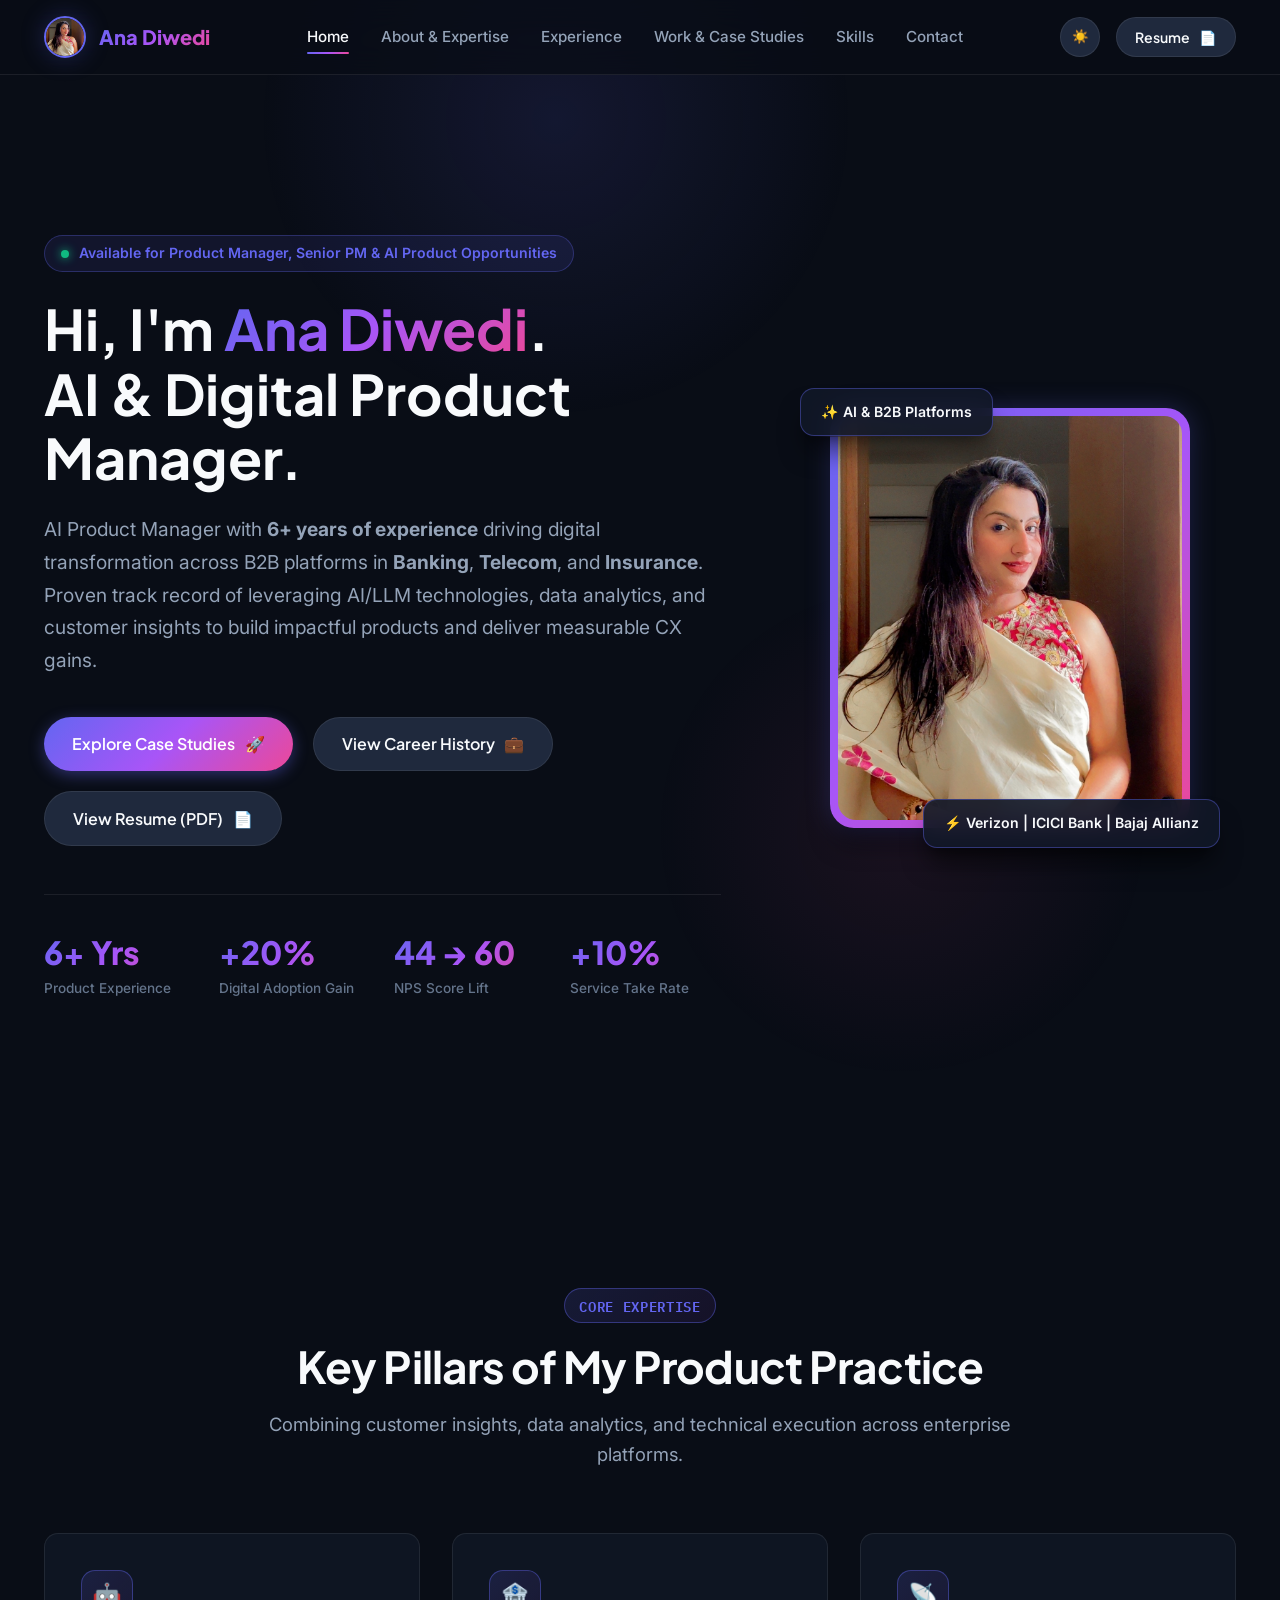
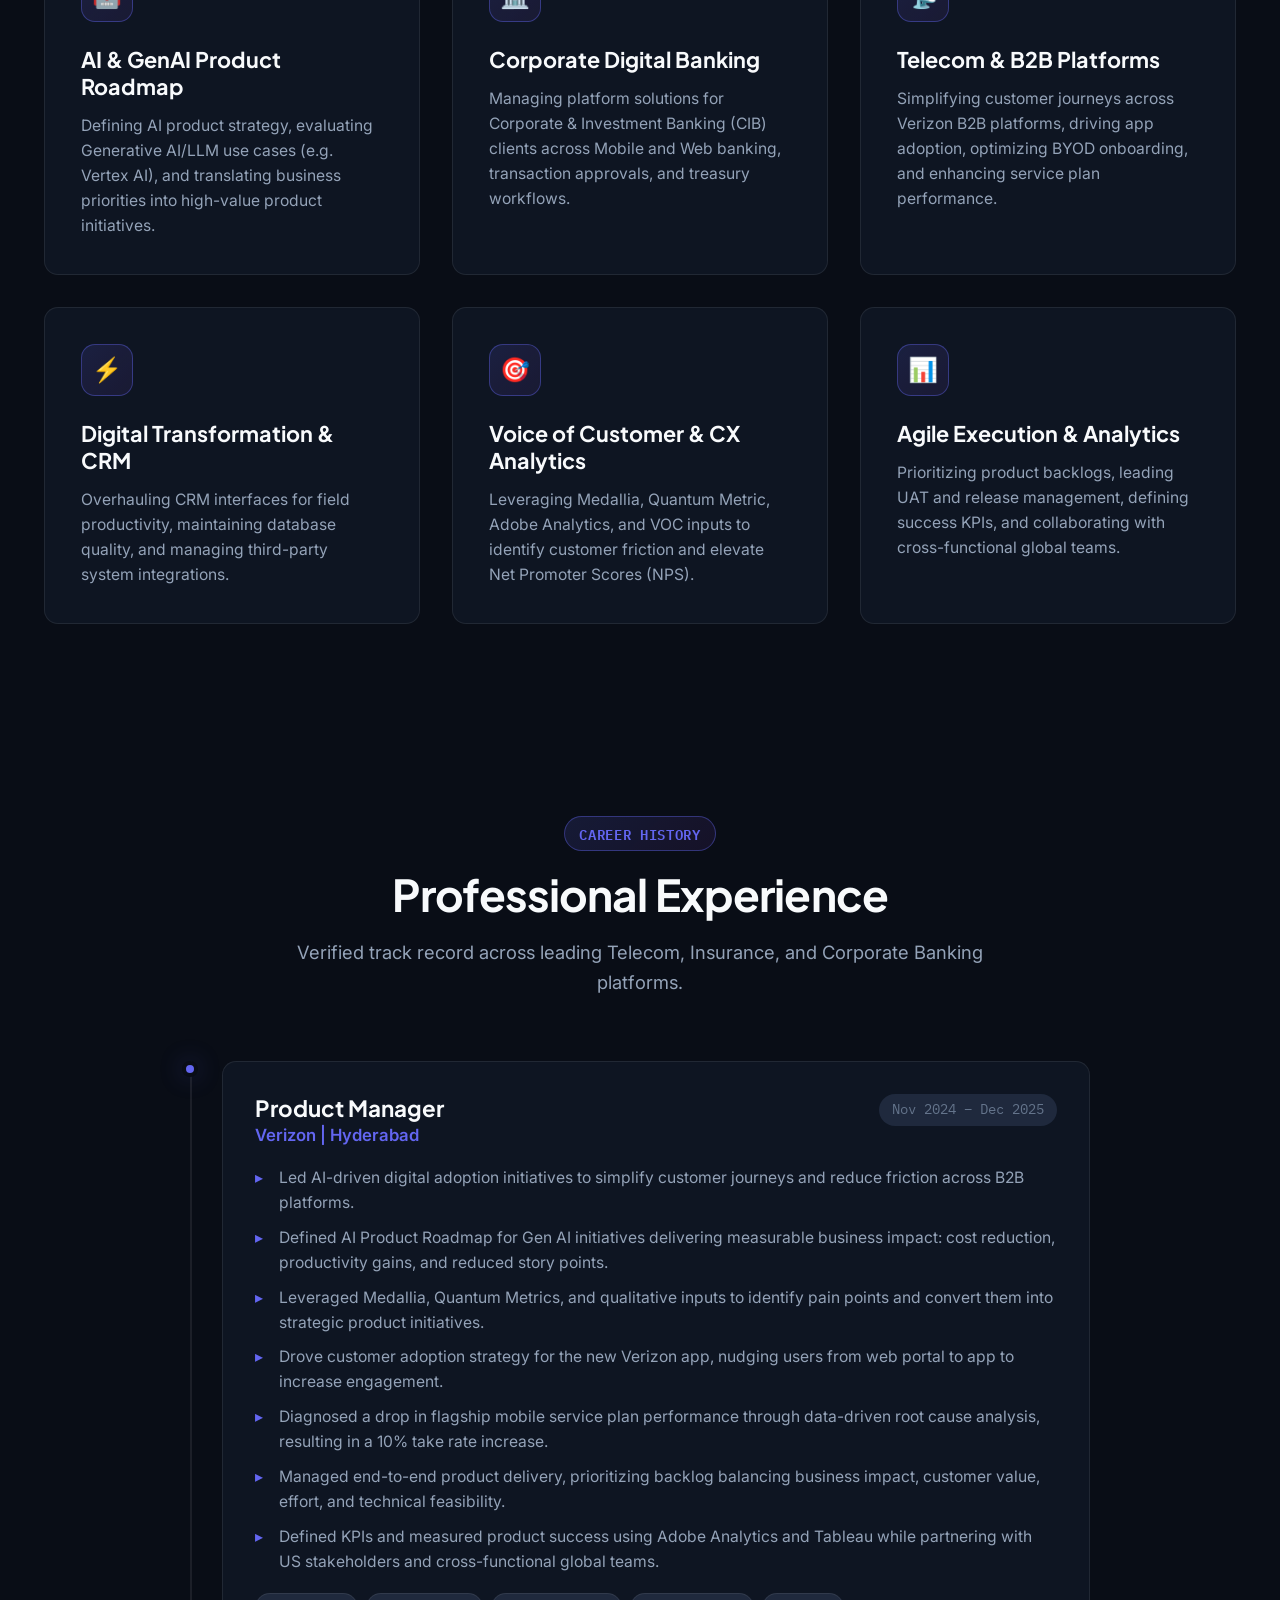
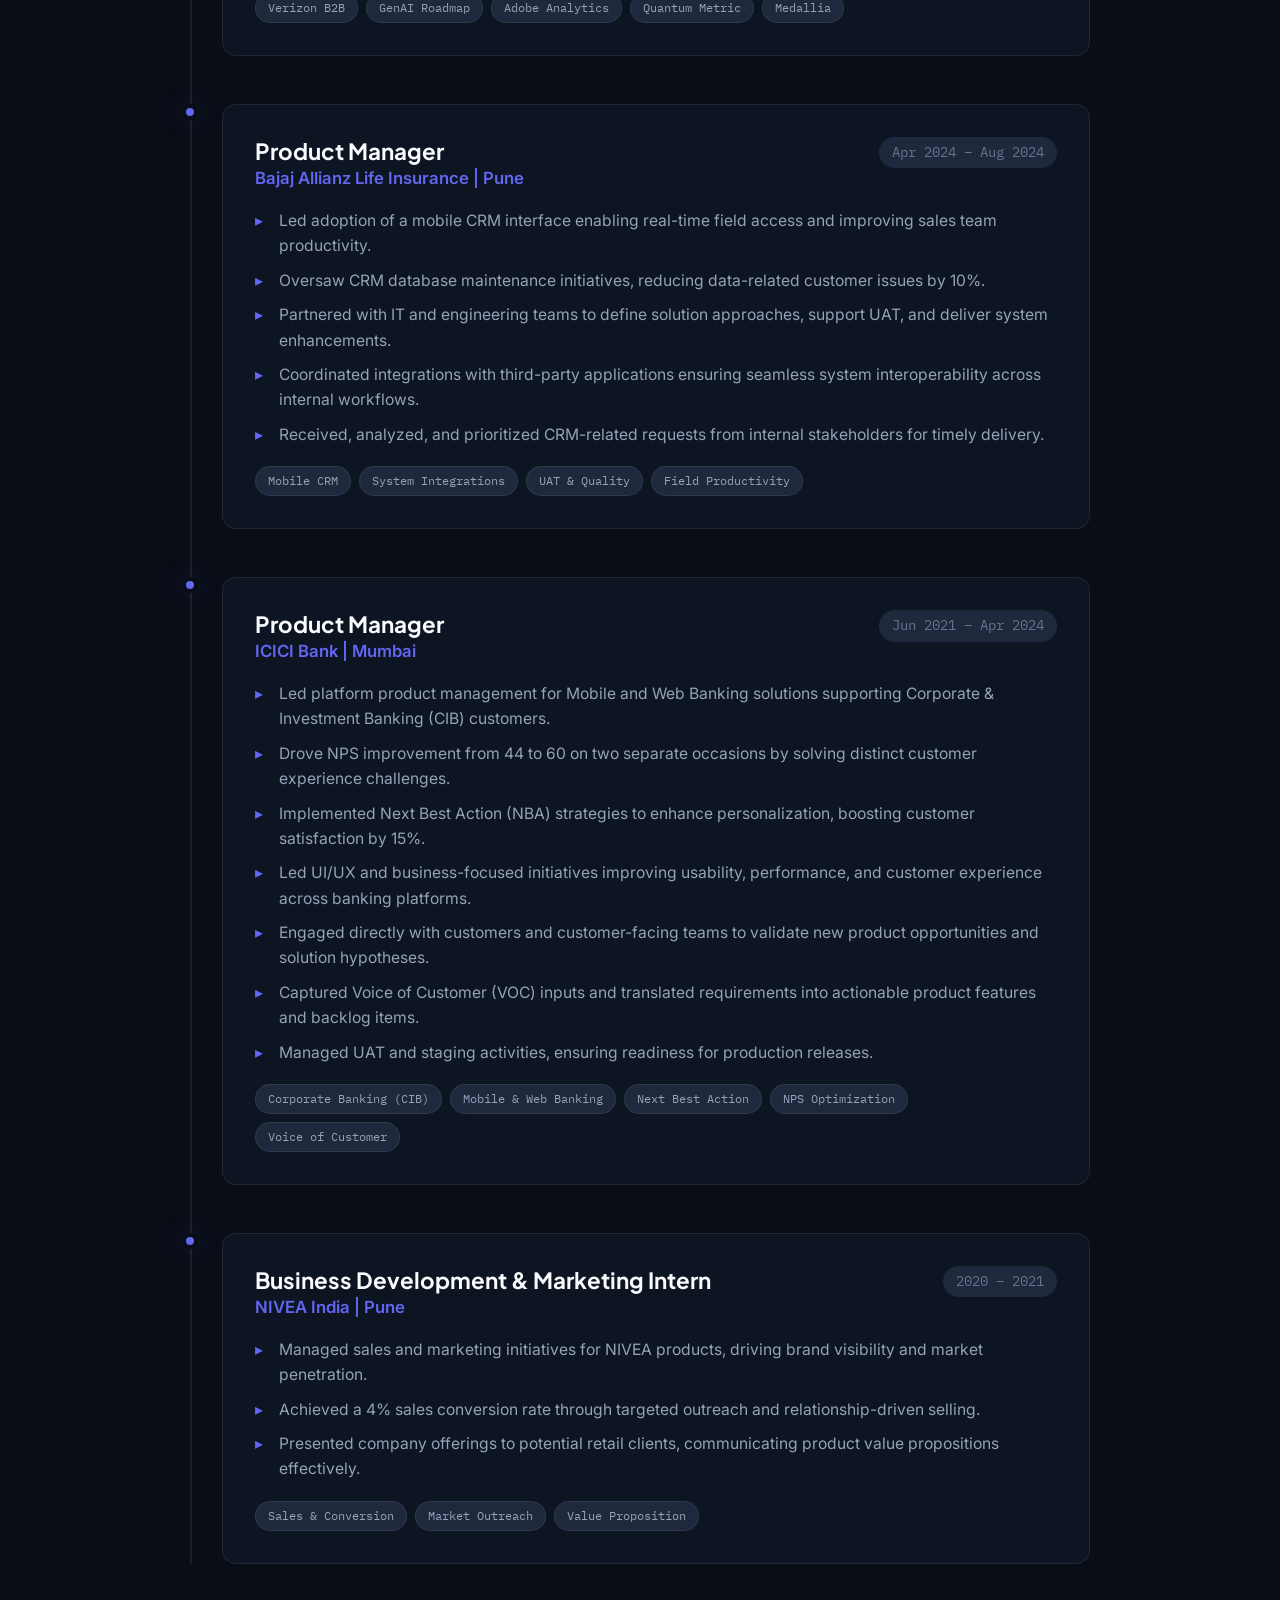
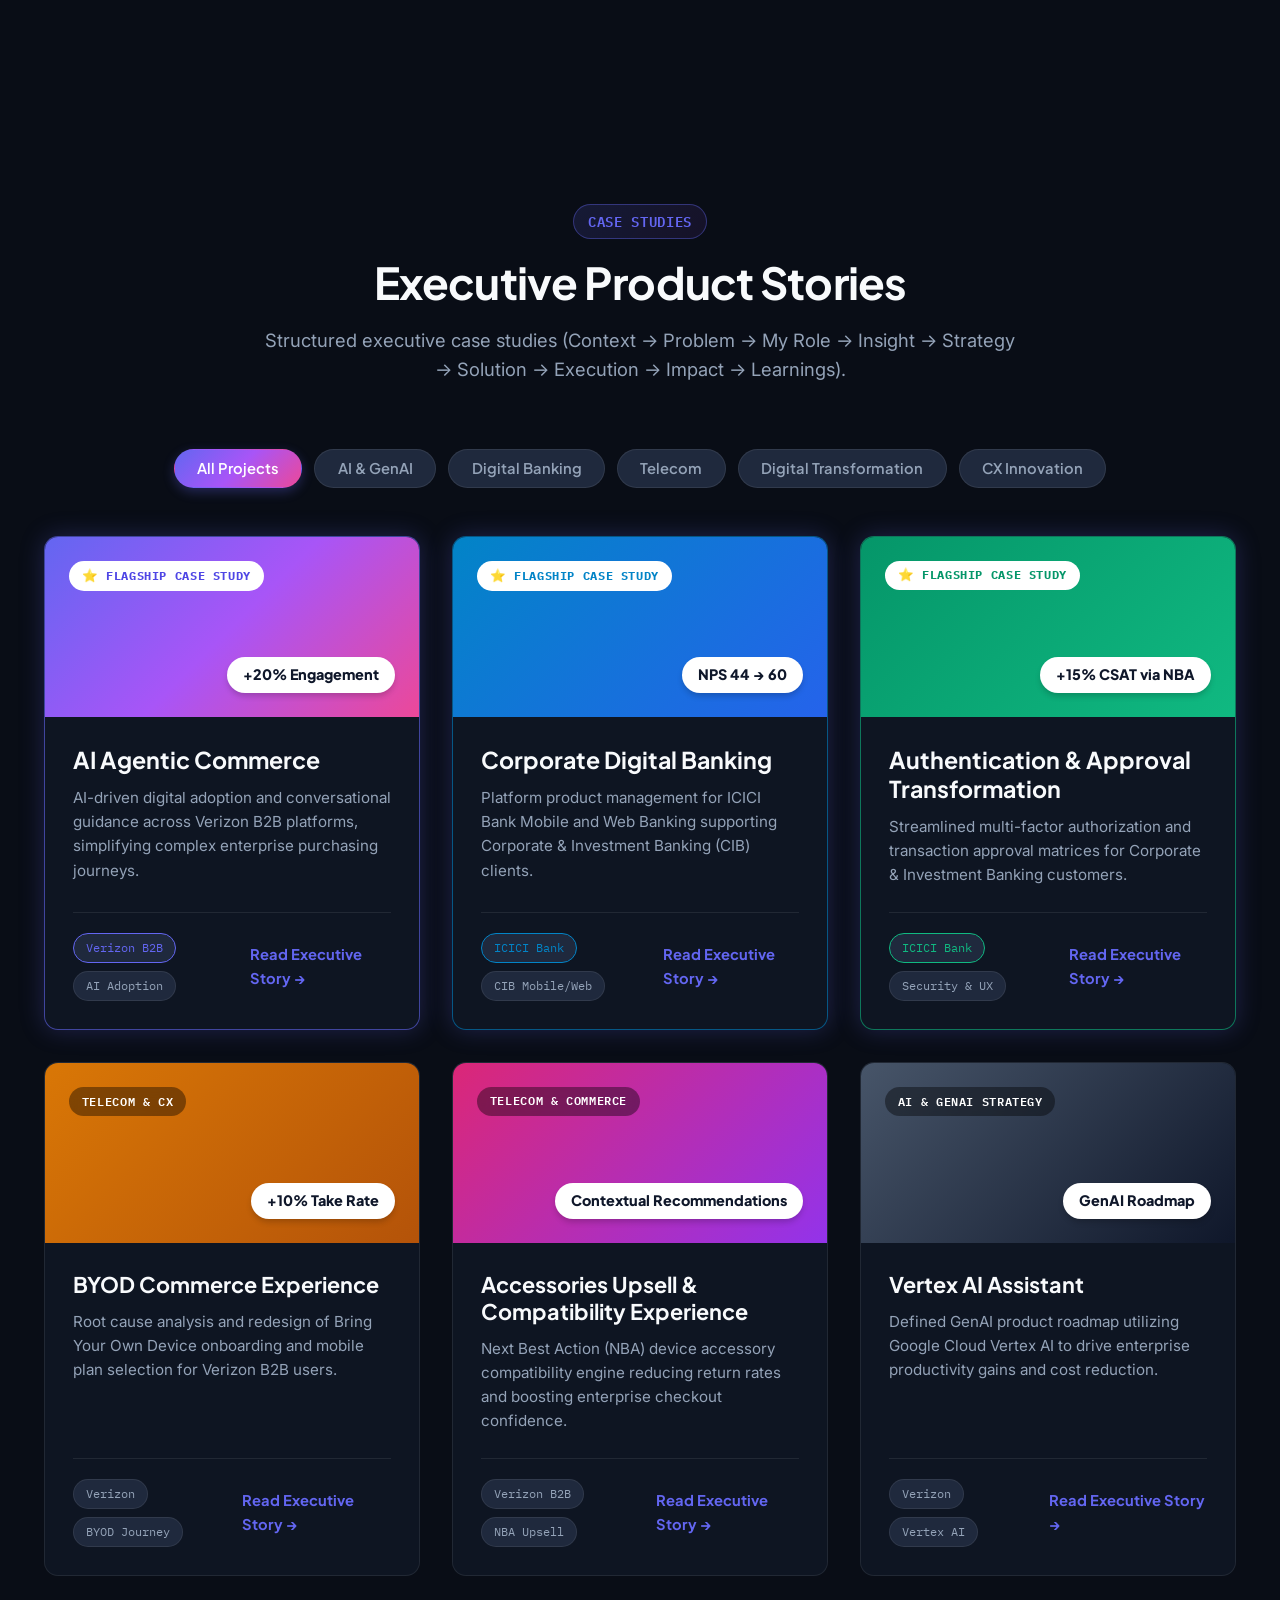
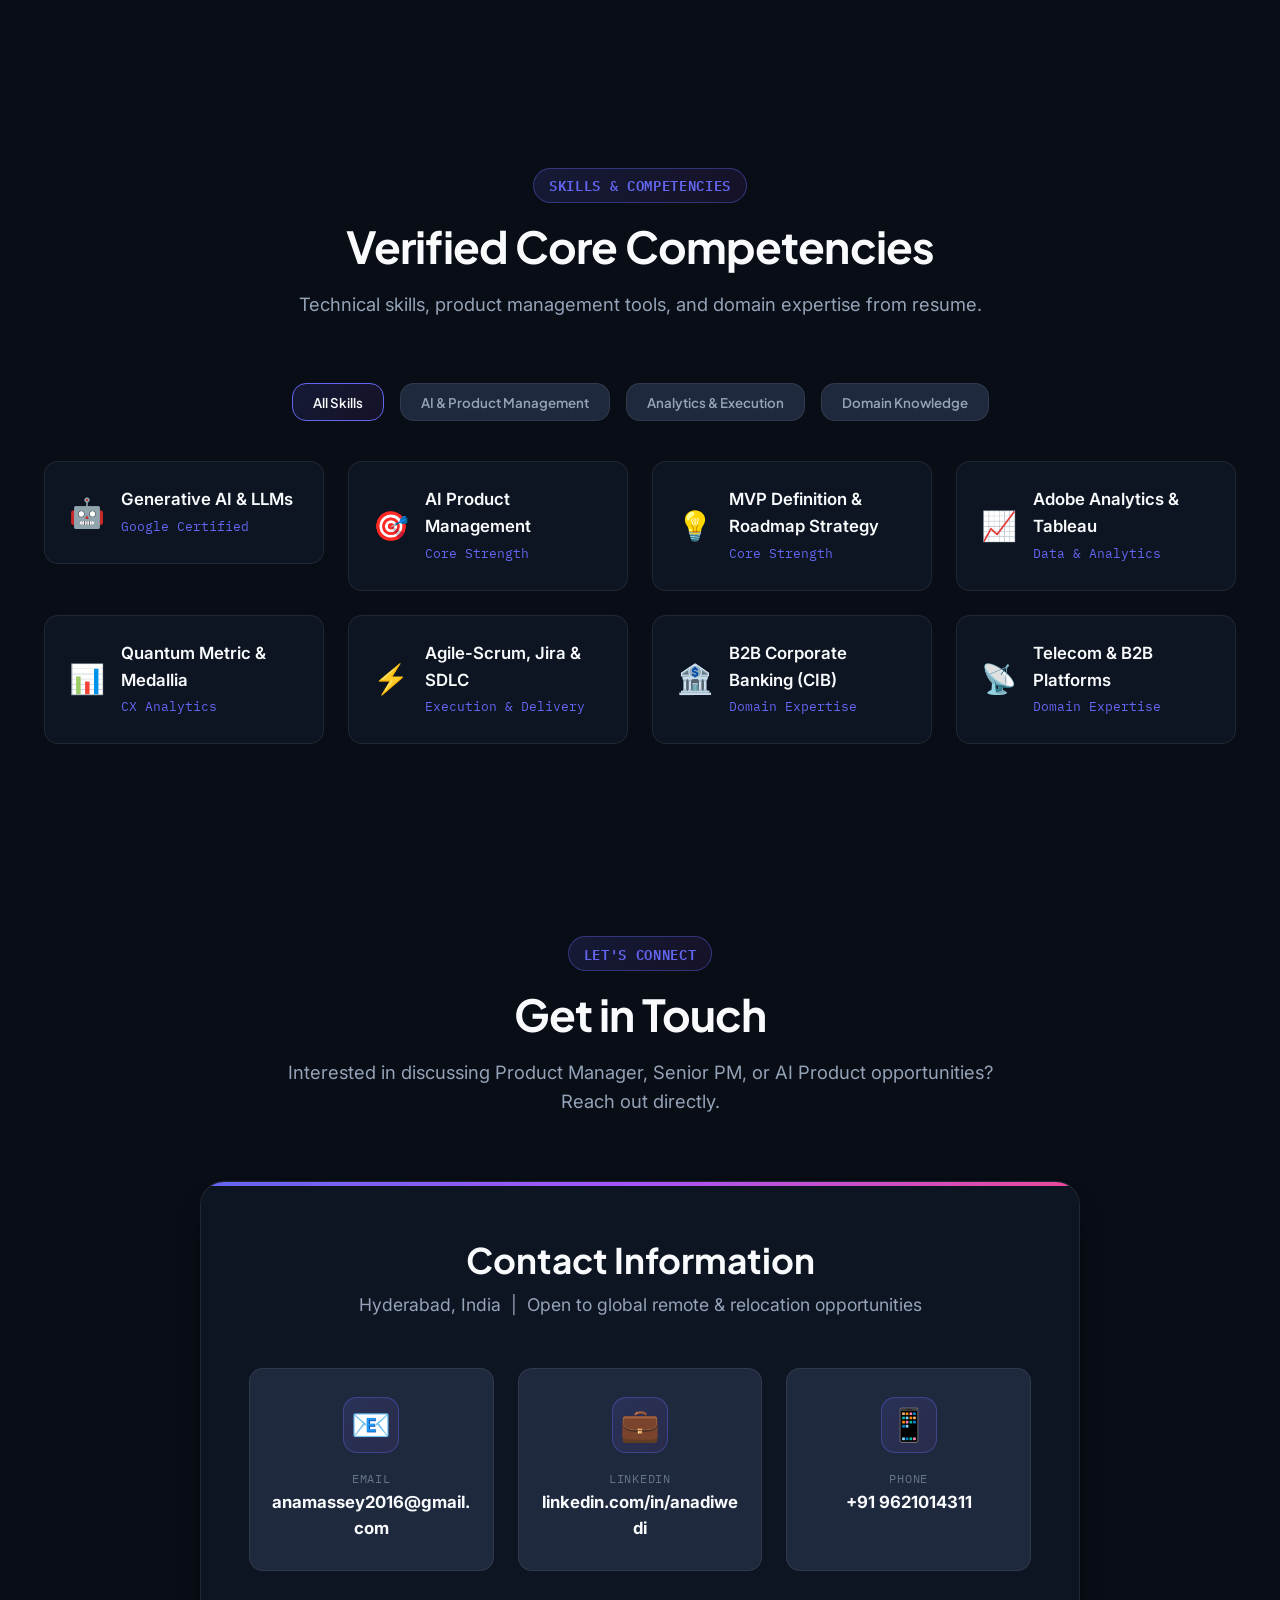
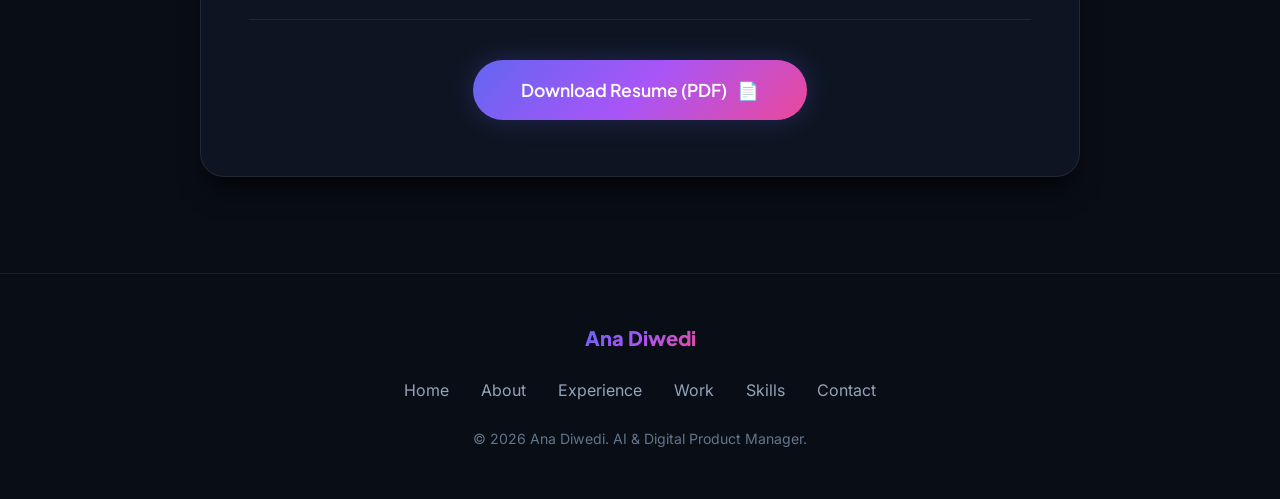
<file: index.html>
<!DOCTYPE html>
<html lang="en" data-theme="dark">
<head>
  <meta charset="UTF-8">
  <meta name="viewport" content="width=device-width, initial-scale=1.0">
  <title>Ana Diwedi | AI Product Manager & Digital Platforms</title>
  <meta name="description" content="Personal portfolio of Ana Diwedi - AI Product Manager with 6+ years of experience across B2B platforms in Banking, Telecom, and Insurance.">

  <!-- Open Graph / Meta -->
  <meta property="og:type" content="website">
  <meta property="og:title" content="Ana Diwedi | AI Product Manager & Digital Platforms">
  <meta property="og:description" content="AI Product Manager driving digital transformation across B2B platforms, AI/GenAI, Banking, Telecom & Customer Experience.">
  <meta property="og:image" content="assets/images/ana_diwedi_portrait.jpg">

  <!-- CSS Stylesheets -->
  <link rel="stylesheet" href="css/main.css">
  <link rel="stylesheet" href="css/components.css">
</head>
<body>

  <!-- ==========================================
       1. GLASS NAVIGATION BAR
       ========================================== -->
  <header class="navbar">
    <div class="container nav-container">
      <div class="nav-brand" onclick="window.scrollTo({top:0, behavior:'smooth'})">
        <img src="assets/images/ana_diwedi_portrait.jpg" alt="Ana Diwedi Profile" class="nav-avatar">
        <span class="gradient-text">Ana Diwedi</span>
      </div>

      <nav>
        <ul class="nav-links" id="navLinks">
          <li><a href="#home" class="active">Home</a></li>
          <li><a href="#pillars">About & Expertise</a></li>
          <li><a href="#experience">Experience</a></li>
          <li><a href="#projects">Work & Case Studies</a></li>
          <li><a href="#skills">Skills</a></li>
          <li><a href="#contact">Contact</a></li>
        </ul>
      </nav>

      <div class="nav-actions">
        <button class="theme-toggle-btn" id="themeToggleBtn" aria-label="Toggle dark/light theme" title="Switch Theme">
          <span id="themeIcon">☀️</span>
        </button>

        <a href="assets/resume.pdf" target="_blank" rel="noopener noreferrer" class="btn btn-secondary" style="padding: 0.5rem 1.1rem; font-size: 0.88rem;">
          <span>Resume</span> 📄
        </a>

        <button class="hamburger" id="hamburgerBtn" aria-label="Toggle navigation menu">
          <span></span>
          <span></span>
          <span></span>
        </button>
      </div>
    </div>
  </header>

  <main>
    <!-- ==========================================
         2. HERO SECTION
         ========================================== -->
    <section id="home" class="section hero-section">
      <div class="container">
        <div class="hero-grid">
          
          <div class="hero-content">
            <div class="hero-status-pill">
              <span class="pulse-dot"></span>
              <span>Available for Product Manager, Senior PM & AI Product Opportunities</span>
            </div>

            <h1 class="hero-title">
              Hi, I'm <span class="gradient-text">Ana Diwedi</span>.<br>
              AI & Digital Product Manager.
            </h1>

            <p class="hero-description">
              AI Product Manager with <strong>6+ years of experience</strong> driving digital transformation across B2B platforms in 
              <strong>Banking</strong>, <strong>Telecom</strong>, and <strong>Insurance</strong>. Proven track record of leveraging 
              AI/LLM technologies, data analytics, and customer insights to build impactful products and deliver measurable CX gains.
            </p>

            <div class="hero-ctas">
              <a href="#projects" class="btn btn-primary">
                <span>Explore Case Studies</span> 🚀
              </a>
              <a href="#experience" class="btn btn-secondary">
                <span>View Career History</span> 💼
              </a>
              <a href="assets/resume.pdf" target="_blank" rel="noopener noreferrer" class="btn btn-secondary">
                <span>View Resume (PDF)</span> 📄
              </a>
            </div>

            <div class="hero-stats">
              <div class="stat-item">
                <span class="stat-number gradient-text">6+ Yrs</span>
                <span class="stat-label">Product Experience</span>
              </div>
              <div class="stat-item">
                <span class="stat-number gradient-text">+20%</span>
                <span class="stat-label">Digital Adoption Gain</span>
              </div>
              <div class="stat-item">
                <span class="stat-number gradient-text">44 → 60</span>
                <span class="stat-label">NPS Score Lift</span>
              </div>
              <div class="stat-item">
                <span class="stat-number gradient-text">+10%</span>
                <span class="stat-label">Service Take Rate</span>
              </div>
            </div>
          </div>

          <!-- Hero Visual Frame with Portrait -->
          <div class="hero-visual">
            <div class="portrait-wrapper">
              <img src="assets/images/ana_diwedi_portrait.jpg" alt="Ana Diwedi Portrait" class="portrait-img">
              
              <div class="floating-badge badge-top-left">
                <span>✨ AI & B2B Platforms</span>
              </div>

              <div class="floating-badge badge-bottom-right">
                <span>⚡ Verizon | ICICI Bank | Bajaj Allianz</span>
              </div>
            </div>
          </div>

        </div>
      </div>
    </section>

    <!-- ==========================================
         3. ABOUT & STRATEGIC PILLARS SECTION
         ========================================== -->
    <section id="pillars" class="section">
      <div class="container">
        <div class="section-header">
          <span class="section-tag">Core Expertise</span>
          <h2 class="section-title">Key Pillars of My Product Practice</h2>
          <p class="section-subtitle">Combining customer insights, data analytics, and technical execution across enterprise platforms.</p>
        </div>

        <div class="pillars-grid">
          
          <div class="pillar-card">
            <div class="pillar-icon">🤖</div>
            <h3 class="pillar-title">AI & GenAI Product Roadmap</h3>
            <p class="pillar-desc">Defining AI product strategy, evaluating Generative AI/LLM use cases (e.g. Vertex AI), and translating business priorities into high-value product initiatives.</p>
          </div>

          <div class="pillar-card">
            <div class="pillar-icon">🏦</div>
            <h3 class="pillar-title">Corporate Digital Banking</h3>
            <p class="pillar-desc">Managing platform solutions for Corporate & Investment Banking (CIB) clients across Mobile and Web banking, transaction approvals, and treasury workflows.</p>
          </div>

          <div class="pillar-card">
            <div class="pillar-icon">📡</div>
            <h3 class="pillar-title">Telecom & B2B Platforms</h3>
            <p class="pillar-desc">Simplifying customer journeys across Verizon B2B platforms, driving app adoption, optimizing BYOD onboarding, and enhancing service plan performance.</p>
          </div>

          <div class="pillar-card">
            <div class="pillar-icon">⚡</div>
            <h3 class="pillar-title">Digital Transformation & CRM</h3>
            <p class="pillar-desc">Overhauling CRM interfaces for field productivity, maintaining database quality, and managing third-party system integrations.</p>
          </div>

          <div class="pillar-card">
            <div class="pillar-icon">🎯</div>
            <h3 class="pillar-title">Voice of Customer & CX Analytics</h3>
            <p class="pillar-desc">Leveraging Medallia, Quantum Metric, Adobe Analytics, and VOC inputs to identify customer friction and elevate Net Promoter Scores (NPS).</p>
          </div>

          <div class="pillar-card">
            <div class="pillar-icon">📊</div>
            <h3 class="pillar-title">Agile Execution & Analytics</h3>
            <p class="pillar-desc">Prioritizing product backlogs, leading UAT and release management, defining success KPIs, and collaborating with cross-functional global teams.</p>
          </div>

        </div>
      </div>
    </section>

    <!-- ==========================================
         4. EXPERIENCE TIMELINE
         ========================================== -->
    <section id="experience" class="section">
      <div class="container">
        <div class="section-header">
          <span class="section-tag">Career History</span>
          <h2 class="section-title">Professional Experience</h2>
          <p class="section-subtitle">Verified track record across leading Telecom, Insurance, and Corporate Banking platforms.</p>
        </div>

        <div class="timeline">
          
          <!-- Experience Item 1 -->
          <div class="timeline-item">
            <div class="timeline-dot"></div>
            <div class="timeline-content">
              <div class="timeline-header">
                <div>
                  <h3 class="role-title">Product Manager</h3>
                  <span class="company-name">Verizon | Hyderabad</span>
                </div>
                <span class="timeline-date">Nov 2024 – Dec 2025</span>
              </div>
              <ul class="timeline-bullets">
                <li>Led AI-driven digital adoption initiatives to simplify customer journeys and reduce friction across B2B platforms.</li>
                <li>Defined AI Product Roadmap for Gen AI initiatives delivering measurable business impact: cost reduction, productivity gains, and reduced story points.</li>
                <li>Leveraged Medallia, Quantum Metrics, and qualitative inputs to identify pain points and convert them into strategic product initiatives.</li>
                <li>Drove customer adoption strategy for the new Verizon app, nudging users from web portal to app to increase engagement.</li>
                <li>Diagnosed a drop in flagship mobile service plan performance through data-driven root cause analysis, resulting in a 10% take rate increase.</li>
                <li>Managed end-to-end product delivery, prioritizing backlog balancing business impact, customer value, effort, and technical feasibility.</li>
                <li>Defined KPIs and measured product success using Adobe Analytics and Tableau while partnering with US stakeholders and cross-functional global teams.</li>
              </ul>
              <div class="tag-container">
                <span class="tech-tag">Verizon B2B</span>
                <span class="tech-tag">GenAI Roadmap</span>
                <span class="tech-tag">Adobe Analytics</span>
                <span class="tech-tag">Quantum Metric</span>
                <span class="tech-tag">Medallia</span>
              </div>
            </div>
          </div>

          <!-- Experience Item 2 -->
          <div class="timeline-item">
            <div class="timeline-dot"></div>
            <div class="timeline-content">
              <div class="timeline-header">
                <div>
                  <h3 class="role-title">Product Manager</h3>
                  <span class="company-name">Bajaj Allianz Life Insurance | Pune</span>
                </div>
                <span class="timeline-date">Apr 2024 – Aug 2024</span>
              </div>
              <ul class="timeline-bullets">
                <li>Led adoption of a mobile CRM interface enabling real-time field access and improving sales team productivity.</li>
                <li>Oversaw CRM database maintenance initiatives, reducing data-related customer issues by 10%.</li>
                <li>Partnered with IT and engineering teams to define solution approaches, support UAT, and deliver system enhancements.</li>
                <li>Coordinated integrations with third-party applications ensuring seamless system interoperability across internal workflows.</li>
                <li>Received, analyzed, and prioritized CRM-related requests from internal stakeholders for timely delivery.</li>
              </ul>
              <div class="tag-container">
                <span class="tech-tag">Mobile CRM</span>
                <span class="tech-tag">System Integrations</span>
                <span class="tech-tag">UAT & Quality</span>
                <span class="tech-tag">Field Productivity</span>
              </div>
            </div>
          </div>

          <!-- Experience Item 3 -->
          <div class="timeline-item">
            <div class="timeline-dot"></div>
            <div class="timeline-content">
              <div class="timeline-header">
                <div>
                  <h3 class="role-title">Product Manager</h3>
                  <span class="company-name">ICICI Bank | Mumbai</span>
                </div>
                <span class="timeline-date">Jun 2021 – Apr 2024</span>
              </div>
              <ul class="timeline-bullets">
                <li>Led platform product management for Mobile and Web Banking solutions supporting Corporate & Investment Banking (CIB) customers.</li>
                <li>Drove NPS improvement from 44 to 60 on two separate occasions by solving distinct customer experience challenges.</li>
                <li>Implemented Next Best Action (NBA) strategies to enhance personalization, boosting customer satisfaction by 15%.</li>
                <li>Led UI/UX and business-focused initiatives improving usability, performance, and customer experience across banking platforms.</li>
                <li>Engaged directly with customers and customer-facing teams to validate new product opportunities and solution hypotheses.</li>
                <li>Captured Voice of Customer (VOC) inputs and translated requirements into actionable product features and backlog items.</li>
                <li>Managed UAT and staging activities, ensuring readiness for production releases.</li>
              </ul>
              <div class="tag-container">
                <span class="tech-tag">Corporate Banking (CIB)</span>
                <span class="tech-tag">Mobile & Web Banking</span>
                <span class="tech-tag">Next Best Action</span>
                <span class="tech-tag">NPS Optimization</span>
                <span class="tech-tag">Voice of Customer</span>
              </div>
            </div>
          </div>

          <!-- Experience Item 4 -->
          <div class="timeline-item">
            <div class="timeline-dot"></div>
            <div class="timeline-content">
              <div class="timeline-header">
                <div>
                  <h3 class="role-title">Business Development & Marketing Intern</h3>
                  <span class="company-name">NIVEA India | Pune</span>
                </div>
                <span class="timeline-date">2020 – 2021</span>
              </div>
              <ul class="timeline-bullets">
                <li>Managed sales and marketing initiatives for NIVEA products, driving brand visibility and market penetration.</li>
                <li>Achieved a 4% sales conversion rate through targeted outreach and relationship-driven selling.</li>
                <li>Presented company offerings to potential retail clients, communicating product value propositions effectively.</li>
              </ul>
              <div class="tag-container">
                <span class="tech-tag">Sales & Conversion</span>
                <span class="tech-tag">Market Outreach</span>
                <span class="tech-tag">Value Proposition</span>
              </div>
            </div>
          </div>

        </div>
      </div>
    </section>

    <!-- ==========================================
         5. FEATURED PROJECTS & CASE STUDIES SHOWCASE
         ========================================== -->
    <section id="projects" class="section">
      <div class="container">
        <div class="section-header">
          <span class="section-tag">Case Studies</span>
          <h2 class="section-title">Executive Product Stories</h2>
          <p class="section-subtitle">Structured executive case studies (Context → Problem → My Role → Insight → Strategy → Solution → Execution → Impact → Learnings).</p>
        </div>

        <!-- Filter Tabs -->
        <div class="filter-tabs">
          <button class="filter-btn active" data-filter="all">All Projects</button>
          <button class="filter-btn" data-filter="ai">AI & GenAI</button>
          <button class="filter-btn" data-filter="banking">Digital Banking</button>
          <button class="filter-btn" data-filter="telecom">Telecom</button>
          <button class="filter-btn" data-filter="transformation">Digital Transformation</button>
          <button class="filter-btn" data-filter="cx">CX Innovation</button>
        </div>

        <!-- Projects Grid -->
        <div class="projects-grid">

          <!-- FLAGSHIP CASE STUDY 1: AI Agentic Commerce -->
          <div class="project-card" data-categories="ai telecom" onclick="openCaseStudyModal('ai-agentic-commerce')" style="border-color: rgba(99, 102, 241, 0.6); box-shadow: var(--shadow-glow);">
            <div class="project-banner" style="background: linear-gradient(135deg, #6366f1 0%, #a855f7 50%, #ec4899 100%);">
              <span class="project-category-badge" style="background: #ffffff; color: #4f46e5; font-weight: 800;">⭐ FLAGSHIP CASE STUDY</span>
              <span class="project-metric-badge">+20% Engagement</span>
            </div>
            <div class="project-body">
              <h3 class="project-title" style="font-size: 1.45rem;">AI Agentic Commerce</h3>
              <p class="project-summary">AI-driven digital adoption and conversational guidance across Verizon B2B platforms, simplifying complex enterprise purchasing journeys.</p>
              <div class="project-footer">
                <div class="tag-container" style="margin-top:0;">
                  <span class="tech-tag" style="border-color: var(--accent-primary); color: var(--accent-primary);">Verizon B2B</span>
                  <span class="tech-tag">AI Adoption</span>
                </div>
                <span class="case-study-link">Read Executive Story →</span>
              </div>
            </div>
          </div>

          <!-- FLAGSHIP CASE STUDY 2: Corporate Digital Banking -->
          <div class="project-card" data-categories="banking transformation" onclick="openCaseStudyModal('corporate-banking')" style="border-color: rgba(2, 132, 199, 0.6); box-shadow: var(--shadow-glow);">
            <div class="project-banner" style="background: linear-gradient(135deg, #0284c7 0%, #2563eb 100%);">
              <span class="project-category-badge" style="background: #ffffff; color: #0284c7; font-weight: 800;">⭐ FLAGSHIP CASE STUDY</span>
              <span class="project-metric-badge">NPS 44 → 60</span>
            </div>
            <div class="project-body">
              <h3 class="project-title" style="font-size: 1.45rem;">Corporate Digital Banking</h3>
              <p class="project-summary">Platform product management for ICICI Bank Mobile and Web Banking supporting Corporate & Investment Banking (CIB) clients.</p>
              <div class="project-footer">
                <div class="tag-container" style="margin-top:0;">
                  <span class="tech-tag" style="border-color: #0284c7; color: #0284c7;">ICICI Bank</span>
                  <span class="tech-tag">CIB Mobile/Web</span>
                </div>
                <span class="case-study-link">Read Executive Story →</span>
              </div>
            </div>
          </div>

          <!-- FLAGSHIP CASE STUDY 3: Authentication & Approval Transformation -->
          <div class="project-card" data-categories="banking transformation cx" onclick="openCaseStudyModal('auth-approval')" style="border-color: rgba(16, 185, 129, 0.6); box-shadow: var(--shadow-glow);">
            <div class="project-banner" style="background: linear-gradient(135deg, #059669 0%, #10b981 100%);">
              <span class="project-category-badge" style="background: #ffffff; color: #059669; font-weight: 800;">⭐ FLAGSHIP CASE STUDY</span>
              <span class="project-metric-badge">+15% CSAT via NBA</span>
            </div>
            <div class="project-body">
              <h3 class="project-title" style="font-size: 1.45rem;">Authentication & Approval Transformation</h3>
              <p class="project-summary">Streamlined multi-factor authorization and transaction approval matrices for Corporate & Investment Banking customers.</p>
              <div class="project-footer">
                <div class="tag-container" style="margin-top:0;">
                  <span class="tech-tag" style="border-color: #10b981; color: #10b981;">ICICI Bank</span>
                  <span class="tech-tag">Security & UX</span>
                </div>
                <span class="case-study-link">Read Executive Story →</span>
              </div>
            </div>
          </div>

          <!-- Project 4: BYOD Commerce Experience -->
          <div class="project-card" data-categories="telecom cx" onclick="openCaseStudyModal('byod-commerce')">
            <div class="project-banner" style="background: linear-gradient(135deg, #d97706 0%, #b45309 100%);">
              <span class="project-category-badge">Telecom & CX</span>
              <span class="project-metric-badge">+10% Take Rate</span>
            </div>
            <div class="project-body">
              <h3 class="project-title">BYOD Commerce Experience</h3>
              <p class="project-summary">Root cause analysis and redesign of Bring Your Own Device onboarding and mobile plan selection for Verizon B2B users.</p>
              <div class="project-footer">
                <div class="tag-container" style="margin-top:0;">
                  <span class="tech-tag">Verizon</span>
                  <span class="tech-tag">BYOD Journey</span>
                </div>
                <span class="case-study-link">Read Executive Story →</span>
              </div>
            </div>
          </div>

          <!-- Project 5: Accessories Upsell & Compatibility Experience -->
          <div class="project-card" data-categories="telecom cx" onclick="openCaseStudyModal('accessories-upsell')">
            <div class="project-banner" style="background: linear-gradient(135deg, #db2777 0%, #9333ea 100%);">
              <span class="project-category-badge">Telecom & Commerce</span>
              <span class="project-metric-badge">Contextual Recommendations</span>
            </div>
            <div class="project-body">
              <h3 class="project-title">Accessories Upsell & Compatibility Experience</h3>
              <p class="project-summary">Next Best Action (NBA) device accessory compatibility engine reducing return rates and boosting enterprise checkout confidence.</p>
              <div class="project-footer">
                <div class="tag-container" style="margin-top:0;">
                  <span class="tech-tag">Verizon B2B</span>
                  <span class="tech-tag">NBA Upsell</span>
                </div>
                <span class="case-study-link">Read Executive Story →</span>
              </div>
            </div>
          </div>

          <!-- Project 6: Vertex AI Assistant -->
          <div class="project-card" data-categories="ai transformation" onclick="openCaseStudyModal('vertex-ai-assistant')">
            <div class="project-banner" style="background: linear-gradient(135deg, #475569 0%, #0f172a 100%);">
              <span class="project-category-badge">AI & GenAI Strategy</span>
              <span class="project-metric-badge">GenAI Roadmap</span>
            </div>
            <div class="project-body">
              <h3 class="project-title">Vertex AI Assistant</h3>
              <p class="project-summary">Defined GenAI product roadmap utilizing Google Cloud Vertex AI to drive enterprise productivity gains and cost reduction.</p>
              <div class="project-footer">
                <div class="tag-container" style="margin-top:0;">
                  <span class="tech-tag">Verizon</span>
                  <span class="tech-tag">Vertex AI</span>
                </div>
                <span class="case-study-link">Read Executive Story →</span>
              </div>
            </div>
          </div>

        </div>
      </div>
    </section>

    <!-- ==========================================
         6. SKILLS & COMPETENCIES MATRIX
         ========================================== -->
    <section id="skills" class="section">
      <div class="container">
        <div class="section-header">
          <span class="section-tag">Skills & Competencies</span>
          <h2 class="section-title">Verified Core Competencies</h2>
          <p class="section-subtitle">Technical skills, product management tools, and domain expertise from resume.</p>
        </div>

        <div class="skills-tabs">
          <button class="skills-tab-btn active" data-skill-target="all">All Skills</button>
          <button class="skills-tab-btn" data-skill-target="product">AI & Product Management</button>
          <button class="skills-tab-btn" data-skill-target="analytics">Analytics & Execution</button>
          <button class="skills-tab-btn" data-skill-target="domain">Domain Knowledge</button>
        </div>

        <div class="skills-grid">
          
          <div class="skills-category-group" data-category="product">
            <div class="skill-card">
              <span class="skill-icon">🤖</span>
              <div>
                <div class="skill-name">Generative AI & LLMs</div>
                <span class="skill-level">Google Certified</span>
              </div>
            </div>
          </div>

          <div class="skills-category-group" data-category="product">
            <div class="skill-card">
              <span class="skill-icon">🎯</span>
              <div>
                <div class="skill-name">AI Product Management</div>
                <span class="skill-level">Core Strength</span>
              </div>
            </div>
          </div>

          <div class="skills-category-group" data-category="product">
            <div class="skill-card">
              <span class="skill-icon">💡</span>
              <div>
                <div class="skill-name">MVP Definition & Roadmap Strategy</div>
                <span class="skill-level">Core Strength</span>
              </div>
            </div>
          </div>

          <div class="skills-category-group" data-category="analytics">
            <div class="skill-card">
              <span class="skill-icon">📈</span>
              <div>
                <div class="skill-name">Adobe Analytics & Tableau</div>
                <span class="skill-level">Data & Analytics</span>
              </div>
            </div>
          </div>

          <div class="skills-category-group" data-category="analytics">
            <div class="skill-card">
              <span class="skill-icon">📊</span>
              <div>
                <div class="skill-name">Quantum Metric & Medallia</div>
                <span class="skill-level">CX Analytics</span>
              </div>
            </div>
          </div>

          <div class="skills-category-group" data-category="analytics">
            <div class="skill-card">
              <span class="skill-icon">⚡</span>
              <div>
                <div class="skill-name">Agile-Scrum, Jira & SDLC</div>
                <span class="skill-level">Execution & Delivery</span>
              </div>
            </div>
          </div>

          <div class="skills-category-group" data-category="domain">
            <div class="skill-card">
              <span class="skill-icon">🏦</span>
              <div>
                <div class="skill-name">B2B Corporate Banking (CIB)</div>
                <span class="skill-level">Domain Expertise</span>
              </div>
            </div>
          </div>

          <div class="skills-category-group" data-category="domain">
            <div class="skill-card">
              <span class="skill-icon">📡</span>
              <div>
                <div class="skill-name">Telecom & B2B Platforms</div>
                <span class="skill-level">Domain Expertise</span>
              </div>
            </div>
          </div>

        </div>
      </div>
    </section>

    <!-- ==========================================
         7. CENTERED CONTACT & CONNECT SECTION
         ========================================== -->
    <section id="contact" class="section">
      <div class="container">
        <div class="section-header">
          <span class="section-tag">Let's Connect</span>
          <h2 class="section-title">Get in Touch</h2>
          <p class="section-subtitle">Interested in discussing Product Manager, Senior PM, or AI Product opportunities? Reach out directly.</p>
        </div>

        <div class="contact-centered-wrapper">
          <div class="contact-card-centered">
            
            <div class="contact-card-header">
              <h3 class="contact-card-title">Contact Information</h3>
              <p class="contact-card-sub">Hyderabad, India &nbsp;|&nbsp; Open to global remote & relocation opportunities</p>
            </div>

            <div class="contact-info-grid">
              
              <a href="mailto:anamassey2016@gmail.com" class="contact-info-item">
                <div class="contact-info-icon">📧</div>
                <div class="contact-info-text">
                  <div class="contact-info-label">EMAIL</div>
                  <div class="contact-info-val">anamassey2016@gmail.com</div>
                </div>
              </a>

              <a href="https://linkedin.com/in/anadiwedi" target="_blank" rel="noopener noreferrer" class="contact-info-item">
                <div class="contact-info-icon">💼</div>
                <div class="contact-info-text">
                  <div class="contact-info-label">LINKEDIN</div>
                  <div class="contact-info-val">linkedin.com/in/anadiwedi</div>
                </div>
              </a>

              <div class="contact-info-item">
                <div class="contact-info-icon">📱</div>
                <div class="contact-info-text">
                  <div class="contact-info-label">PHONE</div>
                  <div class="contact-info-val">+91 9621014311</div>
                </div>
              </div>

            </div>

            <div class="contact-action-box">
              <a href="assets/resume.pdf" download="Ana_Diwedi_Resume.pdf" target="_blank" rel="noopener noreferrer" class="btn btn-primary btn-large-download">
                <span>Download Resume (PDF)</span> 📄
              </a>
            </div>

          </div>
        </div>
      </div>
    </section>
  </main>

  <!-- ==========================================
       8. CASE STUDY MODAL DIALOG
       ========================================== -->
  <div class="modal-overlay" id="caseStudyModal" role="dialog" aria-modal="true">
    <div class="modal-container">
      <button class="modal-close-btn" id="closeModalBtn" aria-label="Close modal">✕</button>
      <div class="modal-content" id="modalContentArea">
        <!-- Dynamic Case Study Content Injected by modal.js -->
      </div>
    </div>
  </div>

  <!-- ==========================================
       9. FOOTER
       ========================================== -->
  <footer class="footer">
    <div class="container footer-content">
      <div class="nav-brand">
        <span class="gradient-text">Ana Diwedi</span>
      </div>

      <ul class="footer-links">
        <li><a href="#home">Home</a></li>
        <li><a href="#pillars">About</a></li>
        <li><a href="#experience">Experience</a></li>
        <li><a href="#projects">Work</a></li>
        <li><a href="#skills">Skills</a></li>
        <li><a href="#contact">Contact</a></li>
      </ul>

      <p class="footer-copy">
        © 2026 Ana Diwedi. AI & Digital Product Manager.
      </p>
    </div>
  </footer>

  <!-- Scripts -->
  <script src="js/modal.js"></script>
  <script src="js/filter.js"></script>
  <script src="js/app.js"></script>
</body>
</html>
</file>
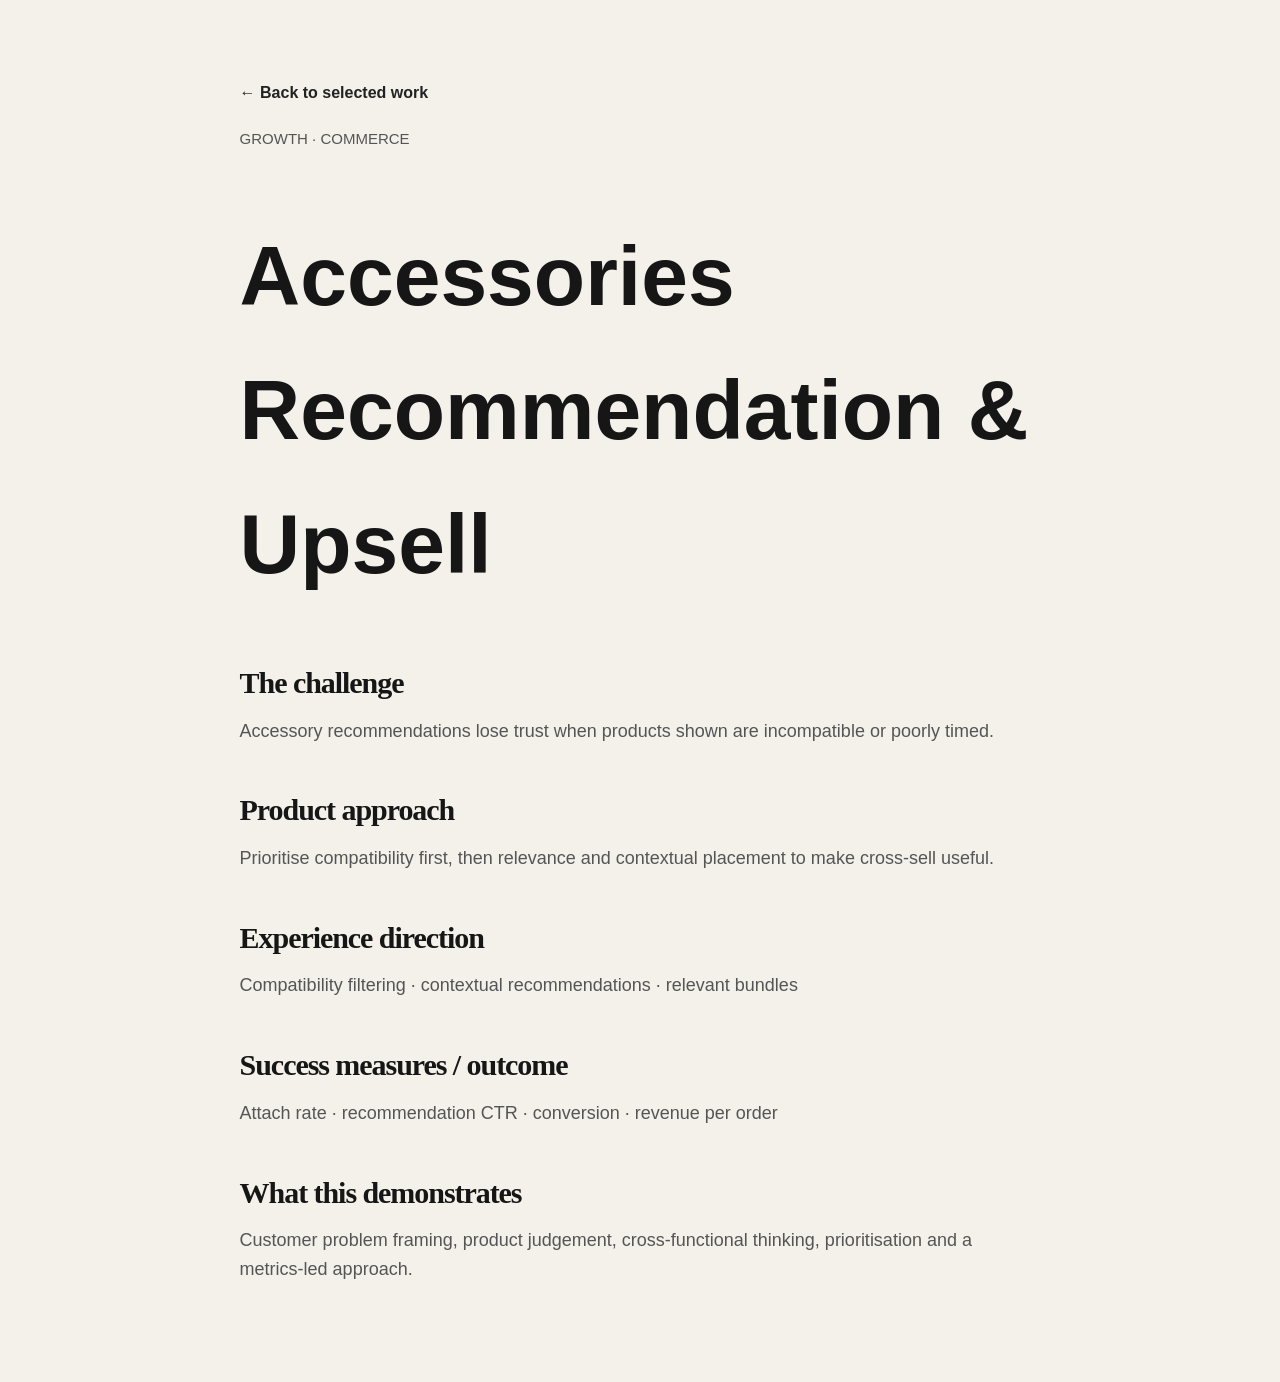
<file: case-studies/accessories-upsell.html>
<!doctype html><html><head><meta charset="utf-8"><meta name="viewport" content="width=device-width,initial-scale=1"><title>Accessories Recommendation & Upsell | Ana Diwedi</title><link rel="stylesheet" href="../styles.css"><style>.case{max-width:980px;margin:auto;padding:80px 7vw}.case h1{font-size:clamp(48px,8vw,84px)}.case h2{font-size:30px;margin:50px 0 10px}.case p{font-size:18px;color:#555}.back{color:#222;text-decoration:none;font-weight:bold}</style></head><body><main class="case"><a class="back" href="../index.html#work">← Back to selected work</a><p><small>GROWTH · COMMERCE</small></p><h1>Accessories Recommendation & Upsell</h1><h2>The challenge</h2><p>Accessory recommendations lose trust when products shown are incompatible or poorly timed.</p><h2>Product approach</h2><p>Prioritise compatibility first, then relevance and contextual placement to make cross-sell useful.</p><h2>Experience direction</h2><p>Compatibility filtering · contextual recommendations · relevant bundles</p><h2>Success measures / outcome</h2><p>Attach rate · recommendation CTR · conversion · revenue per order</p><h2>What this demonstrates</h2><p>Customer problem framing, product judgement, cross-functional thinking, prioritisation and a metrics-led approach.</p></main></body></html>
</file>
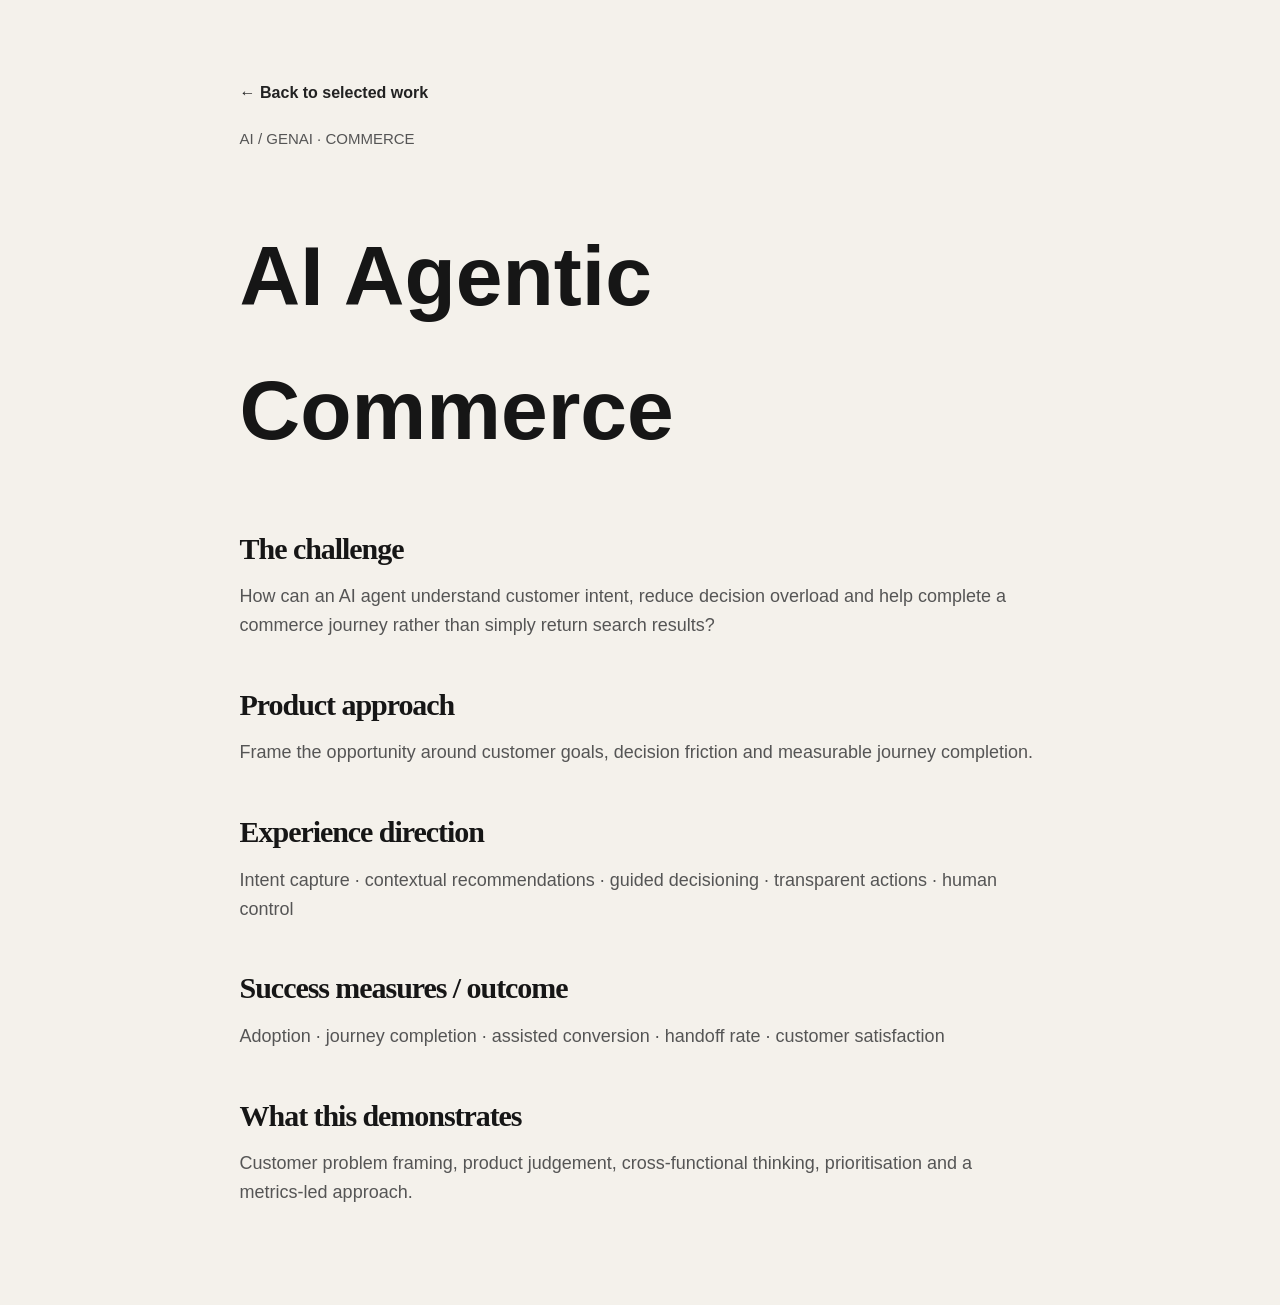
<file: case-studies/ai-agentic-commerce.html>
<!doctype html><html><head><meta charset="utf-8"><meta name="viewport" content="width=device-width,initial-scale=1"><title>AI Agentic Commerce | Ana Diwedi</title><link rel="stylesheet" href="../styles.css"><style>.case{max-width:980px;margin:auto;padding:80px 7vw}.case h1{font-size:clamp(48px,8vw,84px)}.case h2{font-size:30px;margin:50px 0 10px}.case p{font-size:18px;color:#555}.back{color:#222;text-decoration:none;font-weight:bold}</style></head><body><main class="case"><a class="back" href="../index.html#work">← Back to selected work</a><p><small>AI / GENAI · COMMERCE</small></p><h1>AI Agentic Commerce</h1><h2>The challenge</h2><p>How can an AI agent understand customer intent, reduce decision overload and help complete a commerce journey rather than simply return search results?</p><h2>Product approach</h2><p>Frame the opportunity around customer goals, decision friction and measurable journey completion.</p><h2>Experience direction</h2><p>Intent capture · contextual recommendations · guided decisioning · transparent actions · human control</p><h2>Success measures / outcome</h2><p>Adoption · journey completion · assisted conversion · handoff rate · customer satisfaction</p><h2>What this demonstrates</h2><p>Customer problem framing, product judgement, cross-functional thinking, prioritisation and a metrics-led approach.</p></main></body></html>
</file>
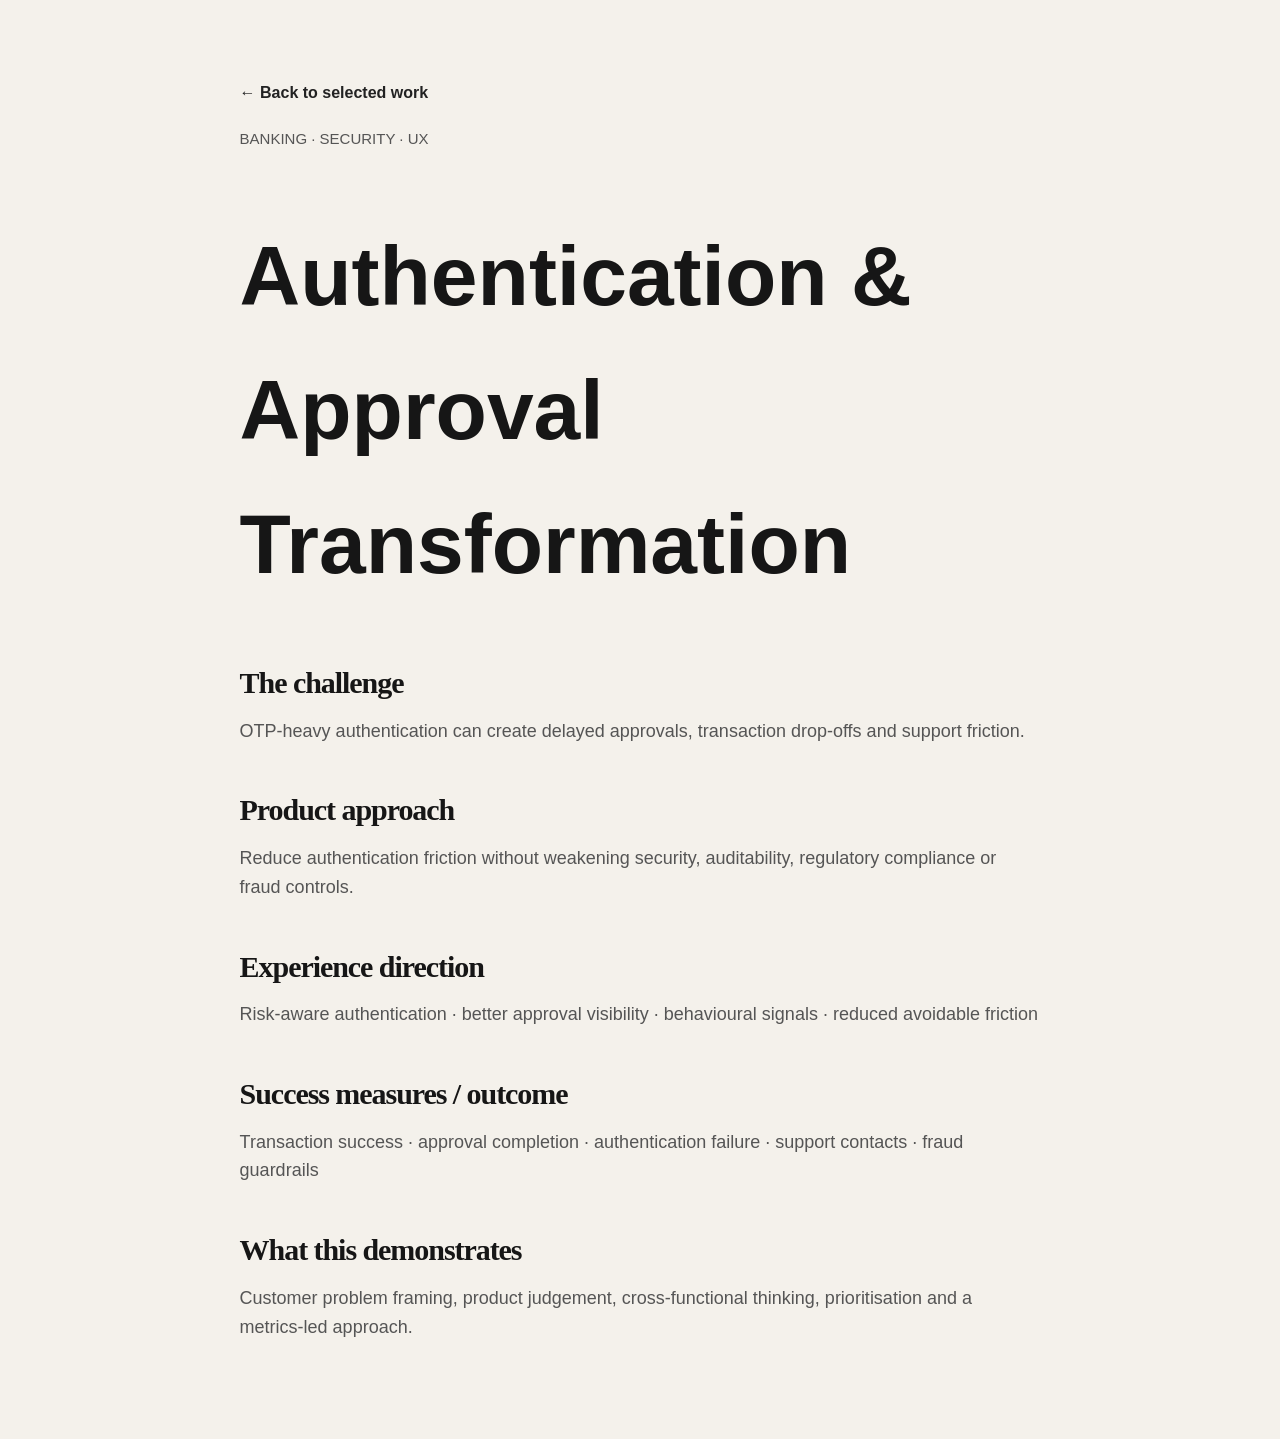
<file: case-studies/authentication-transformation.html>
<!doctype html><html><head><meta charset="utf-8"><meta name="viewport" content="width=device-width,initial-scale=1"><title>Authentication & Approval Transformation | Ana Diwedi</title><link rel="stylesheet" href="../styles.css"><style>.case{max-width:980px;margin:auto;padding:80px 7vw}.case h1{font-size:clamp(48px,8vw,84px)}.case h2{font-size:30px;margin:50px 0 10px}.case p{font-size:18px;color:#555}.back{color:#222;text-decoration:none;font-weight:bold}</style></head><body><main class="case"><a class="back" href="../index.html#work">← Back to selected work</a><p><small>BANKING · SECURITY · UX</small></p><h1>Authentication & Approval Transformation</h1><h2>The challenge</h2><p>OTP-heavy authentication can create delayed approvals, transaction drop-offs and support friction.</p><h2>Product approach</h2><p>Reduce authentication friction without weakening security, auditability, regulatory compliance or fraud controls.</p><h2>Experience direction</h2><p>Risk-aware authentication · better approval visibility · behavioural signals · reduced avoidable friction</p><h2>Success measures / outcome</h2><p>Transaction success · approval completion · authentication failure · support contacts · fraud guardrails</p><h2>What this demonstrates</h2><p>Customer problem framing, product judgement, cross-functional thinking, prioritisation and a metrics-led approach.</p></main></body></html>
</file>
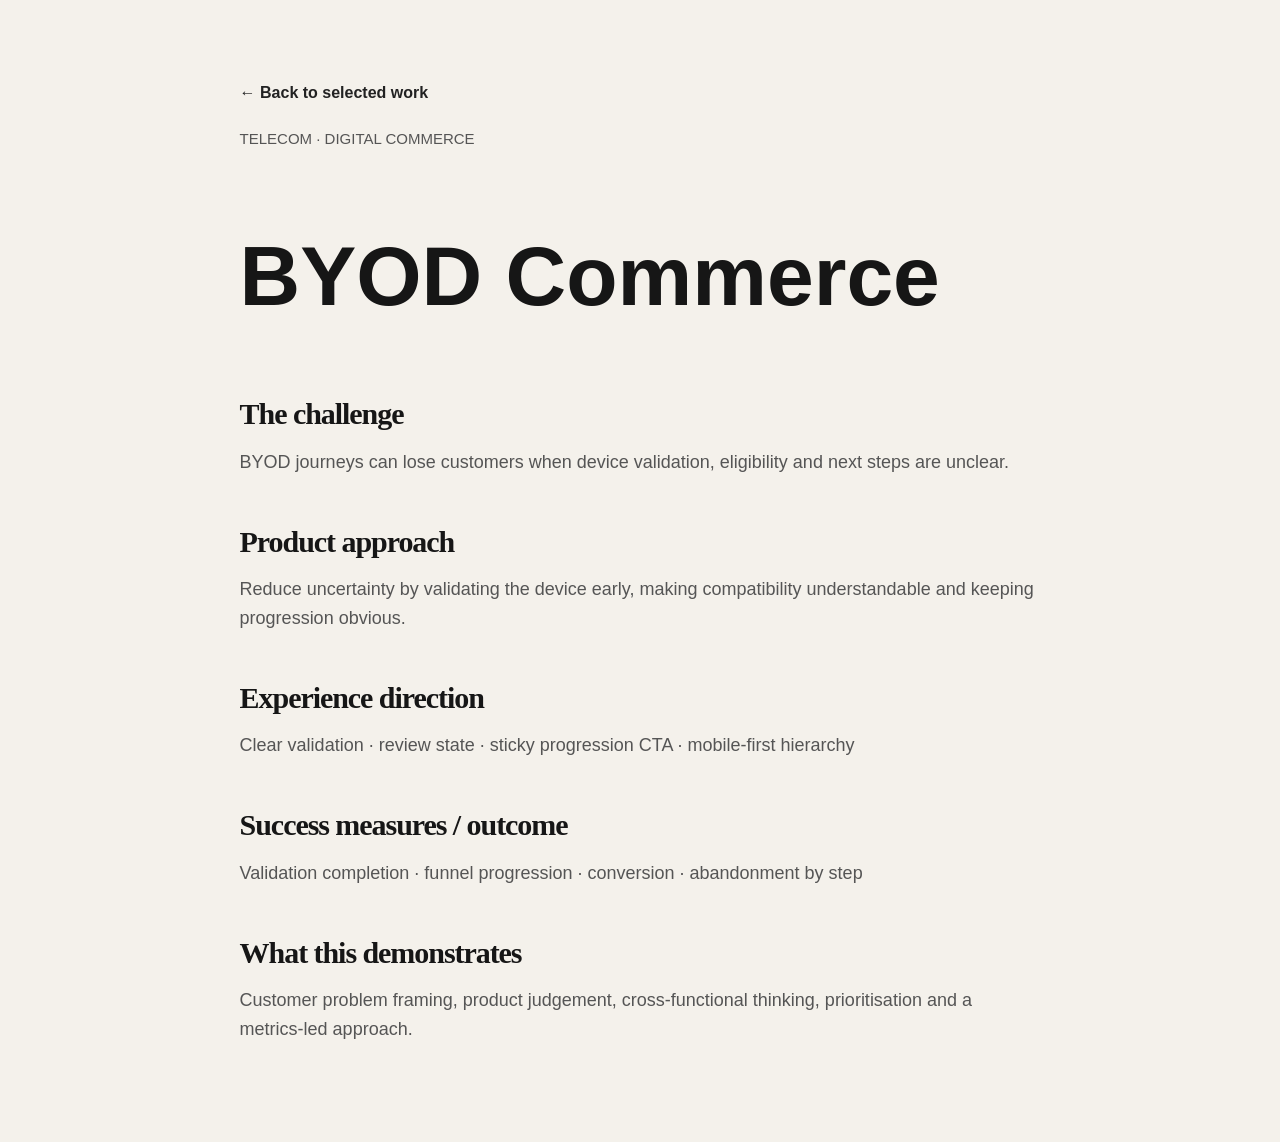
<file: case-studies/byod-commerce.html>
<!doctype html><html><head><meta charset="utf-8"><meta name="viewport" content="width=device-width,initial-scale=1"><title>BYOD Commerce | Ana Diwedi</title><link rel="stylesheet" href="../styles.css"><style>.case{max-width:980px;margin:auto;padding:80px 7vw}.case h1{font-size:clamp(48px,8vw,84px)}.case h2{font-size:30px;margin:50px 0 10px}.case p{font-size:18px;color:#555}.back{color:#222;text-decoration:none;font-weight:bold}</style></head><body><main class="case"><a class="back" href="../index.html#work">← Back to selected work</a><p><small>TELECOM · DIGITAL COMMERCE</small></p><h1>BYOD Commerce</h1><h2>The challenge</h2><p>BYOD journeys can lose customers when device validation, eligibility and next steps are unclear.</p><h2>Product approach</h2><p>Reduce uncertainty by validating the device early, making compatibility understandable and keeping progression obvious.</p><h2>Experience direction</h2><p>Clear validation · review state · sticky progression CTA · mobile-first hierarchy</p><h2>Success measures / outcome</h2><p>Validation completion · funnel progression · conversion · abandonment by step</p><h2>What this demonstrates</h2><p>Customer problem framing, product judgement, cross-functional thinking, prioritisation and a metrics-led approach.</p></main></body></html>
</file>
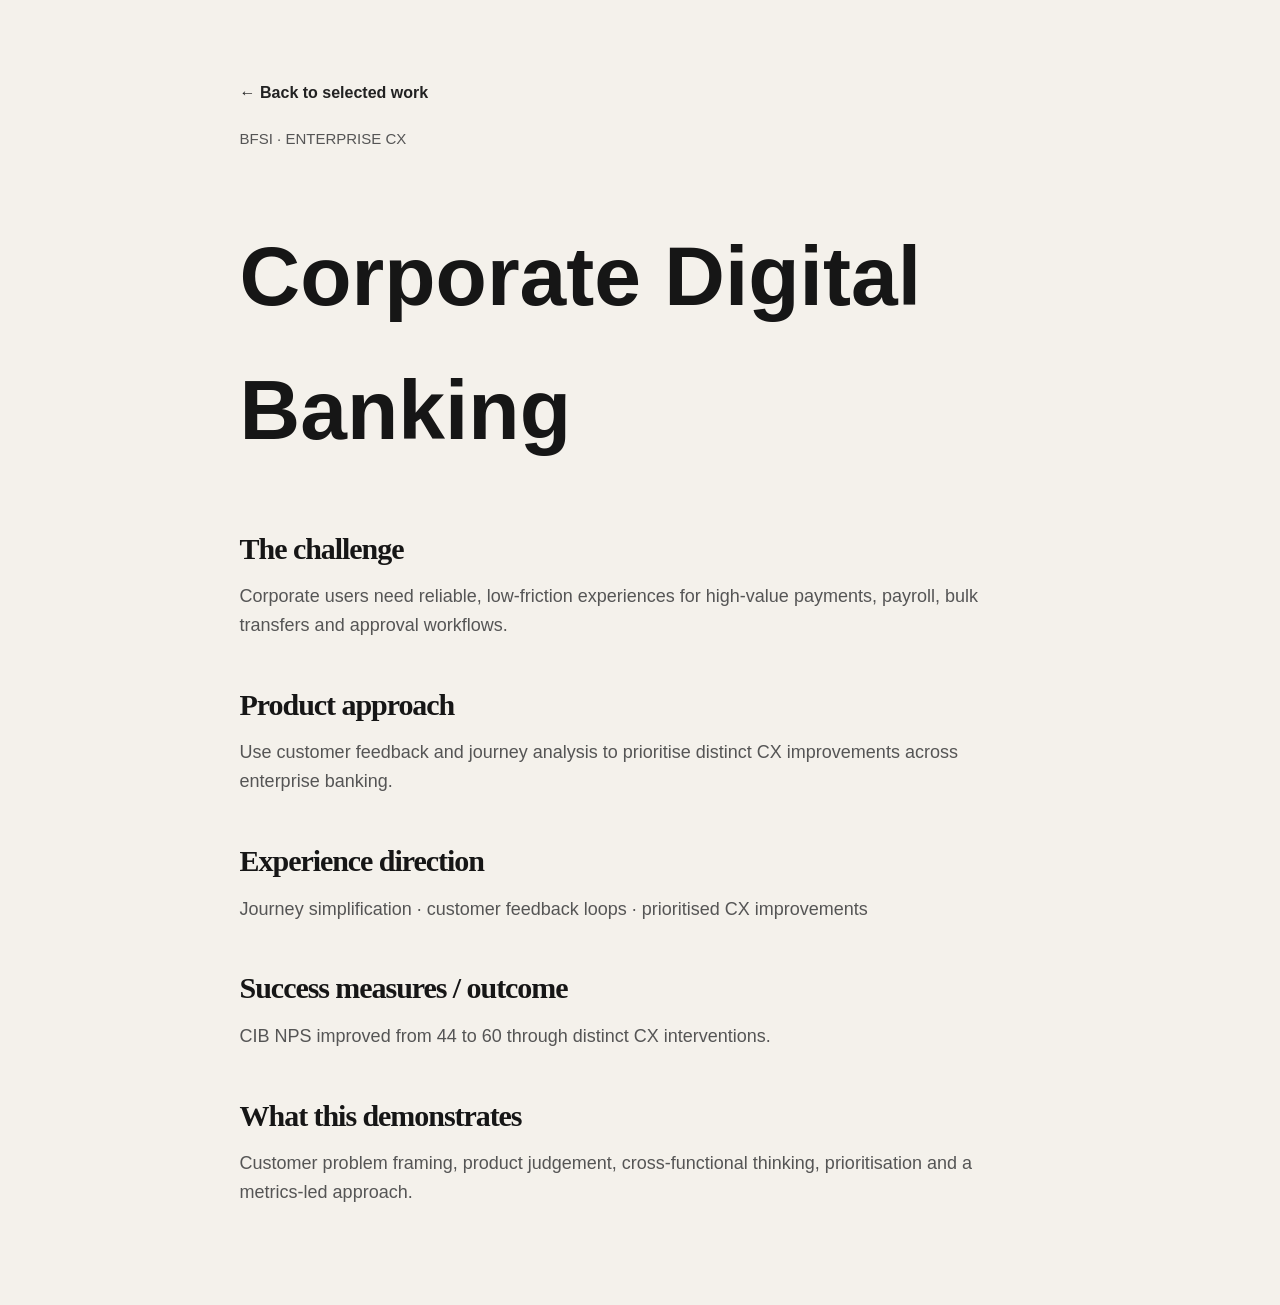
<file: case-studies/corporate-digital-banking.html>
<!doctype html><html><head><meta charset="utf-8"><meta name="viewport" content="width=device-width,initial-scale=1"><title>Corporate Digital Banking | Ana Diwedi</title><link rel="stylesheet" href="../styles.css"><style>.case{max-width:980px;margin:auto;padding:80px 7vw}.case h1{font-size:clamp(48px,8vw,84px)}.case h2{font-size:30px;margin:50px 0 10px}.case p{font-size:18px;color:#555}.back{color:#222;text-decoration:none;font-weight:bold}</style></head><body><main class="case"><a class="back" href="../index.html#work">← Back to selected work</a><p><small>BFSI · ENTERPRISE CX</small></p><h1>Corporate Digital Banking</h1><h2>The challenge</h2><p>Corporate users need reliable, low-friction experiences for high-value payments, payroll, bulk transfers and approval workflows.</p><h2>Product approach</h2><p>Use customer feedback and journey analysis to prioritise distinct CX improvements across enterprise banking.</p><h2>Experience direction</h2><p>Journey simplification · customer feedback loops · prioritised CX improvements</p><h2>Success measures / outcome</h2><p>CIB NPS improved from 44 to 60 through distinct CX interventions.</p><h2>What this demonstrates</h2><p>Customer problem framing, product judgement, cross-functional thinking, prioritisation and a metrics-led approach.</p></main></body></html>
</file>
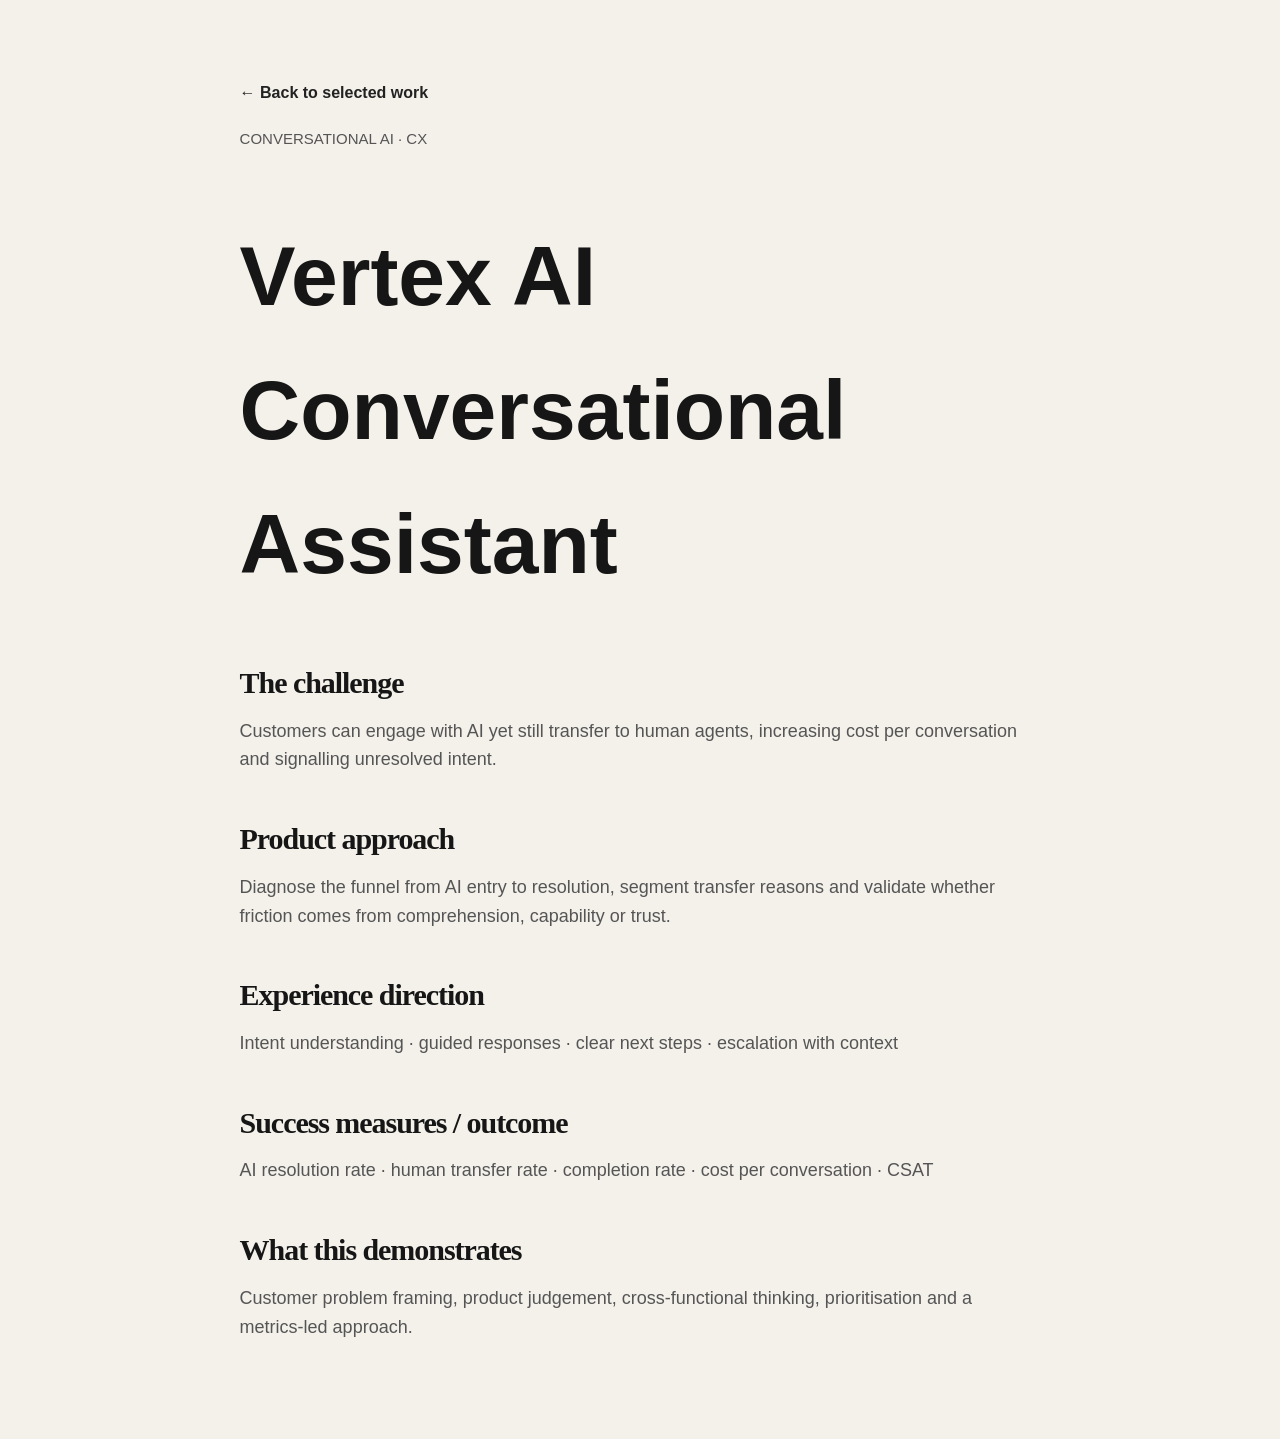
<file: case-studies/vertex-ai-assistant.html>
<!doctype html><html><head><meta charset="utf-8"><meta name="viewport" content="width=device-width,initial-scale=1"><title>Vertex AI Conversational Assistant | Ana Diwedi</title><link rel="stylesheet" href="../styles.css"><style>.case{max-width:980px;margin:auto;padding:80px 7vw}.case h1{font-size:clamp(48px,8vw,84px)}.case h2{font-size:30px;margin:50px 0 10px}.case p{font-size:18px;color:#555}.back{color:#222;text-decoration:none;font-weight:bold}</style></head><body><main class="case"><a class="back" href="../index.html#work">← Back to selected work</a><p><small>CONVERSATIONAL AI · CX</small></p><h1>Vertex AI Conversational Assistant</h1><h2>The challenge</h2><p>Customers can engage with AI yet still transfer to human agents, increasing cost per conversation and signalling unresolved intent.</p><h2>Product approach</h2><p>Diagnose the funnel from AI entry to resolution, segment transfer reasons and validate whether friction comes from comprehension, capability or trust.</p><h2>Experience direction</h2><p>Intent understanding · guided responses · clear next steps · escalation with context</p><h2>Success measures / outcome</h2><p>AI resolution rate · human transfer rate · completion rate · cost per conversation · CSAT</p><h2>What this demonstrates</h2><p>Customer problem framing, product judgement, cross-functional thinking, prioritisation and a metrics-led approach.</p></main></body></html>
</file>
<file: css/main.css>
/* ==========================================================================
   Ana Diwedi Portfolio - Main CSS & Design Tokens
   ========================================================================== */

@import url('https://fonts.googleapis.com/css2?family=IBM+Plex+Mono:ital,wght@0,400;0,600;1,400&family=Inter:wght@300;400;500;600;700&family=Plus+Jakarta+Sans:wght@500;600;700;800&display=swap');

:root {
  /* Color Palette - Dark Theme (Default) */
  --bg-dark: #090d16;
  --bg-surface: #111827;
  --bg-surface-elevated: #1f293d;
  --bg-card: rgba(17, 24, 39, 0.75);
  --bg-card-hover: rgba(31, 41, 61, 0.85);

  --border-color: rgba(255, 255, 255, 0.08);
  --border-color-hover: rgba(99, 102, 241, 0.4);

  --text-main: #f8fafc;
  --text-muted: #94a3b8;
  --text-dim: #64748b;

  --accent-primary: #6366f1;       /* Indigo */
  --accent-primary-hover: #4f46e5;
  --accent-secondary: #a855f7;     /* Purple */
  --accent-tertiary: #ec4899;      /* Pink */
  --accent-cyan: #06b6d4;          /* Cyan */

  --gradient-brand: linear-gradient(135deg, #6366f1 0%, #a855f7 50%, #ec4899 100%);
  --gradient-subtle: linear-gradient(135deg, rgba(99, 102, 241, 0.15) 0%, rgba(168, 85, 247, 0.08) 100%);
  --gradient-card: linear-gradient(180deg, rgba(255, 255, 255, 0.03) 0%, rgba(255, 255, 255, 0) 100%);

  --shadow-sm: 0 4px 6px -1px rgba(0, 0, 0, 0.2);
  --shadow-lg: 0 20px 25px -5px rgba(0, 0, 0, 0.5), 0 8px 10px -6px rgba(0, 0, 0, 0.3);
  --shadow-glow: 0 0 25px rgba(99, 102, 241, 0.25);

  --radius-sm: 8px;
  --radius-md: 14px;
  --radius-lg: 24px;
  --radius-full: 9999px;

  --transition-fast: 0.15s cubic-bezier(0.4, 0, 0.2, 1);
  --transition-normal: 0.3s cubic-bezier(0.4, 0, 0.2, 1);
  --transition-slow: 0.5s cubic-bezier(0.4, 0, 0.2, 1);

  --font-sans: 'Inter', -apple-system, BlinkMacSystemFont, sans-serif;
  --font-heading: 'Plus Jakarta Sans', var(--font-sans);
  --font-mono: 'IBM Plex Mono', monospace;
}

/* Light Theme Overrides */
[data-theme="light"] {
  --bg-dark: #f8fafc;
  --bg-surface: #ffffff;
  --bg-surface-elevated: #f1f5f9;
  --bg-card: rgba(255, 255, 255, 0.85);
  --bg-card-hover: rgba(241, 245, 249, 0.95);

  --border-color: rgba(0, 0, 0, 0.08);
  --border-color-hover: rgba(99, 102, 241, 0.5);

  --text-main: #0f172a;
  --text-muted: #475569;
  --text-dim: #94a3b8;

  --gradient-brand: linear-gradient(135deg, #4f46e5 0%, #9333ea 50%, #db2777 100%);
  --gradient-subtle: linear-gradient(135deg, rgba(99, 102, 241, 0.08) 0%, rgba(168, 85, 247, 0.04) 100%);
  --gradient-card: linear-gradient(180deg, rgba(0, 0, 0, 0.01) 0%, rgba(0, 0, 0, 0.04) 100%);

  --shadow-sm: 0 4px 6px -1px rgba(0, 0, 0, 0.05);
  --shadow-lg: 0 20px 25px -5px rgba(0, 0, 0, 0.08), 0 8px 10px -6px rgba(0, 0, 0, 0.04);
  --shadow-glow: 0 0 25px rgba(99, 102, 241, 0.15);
}

/* Reset & Global Base Styles */
*, *::before, *::after {
  box-sizing: border-box;
  margin: 0;
  padding: 0;
}

html {
  scroll-behavior: smooth;
  font-size: 16px;
}

body {
  font-family: var(--font-sans);
  background-color: var(--bg-dark);
  color: var(--text-main);
  line-height: 1.6;
  overflow-x: hidden;
  transition: background-color var(--transition-normal), color var(--transition-normal);
}

/* Ambient Background Glows */
body::before {
  content: '';
  position: fixed;
  top: -20%;
  left: 20%;
  width: 600px;
  height: 600px;
  background: radial-gradient(circle, rgba(99, 102, 241, 0.12) 0%, rgba(0, 0, 0, 0) 70%);
  border-radius: 50%;
  pointer-events: none;
  z-index: 0;
}

body::after {
  content: '';
  position: fixed;
  bottom: -20%;
  right: 10%;
  width: 500px;
  height: 500px;
  background: radial-gradient(circle, rgba(236, 72, 153, 0.08) 0%, rgba(0, 0, 0, 0) 70%);
  border-radius: 50%;
  pointer-events: none;
  z-index: 0;
}

/* Typography Base */
h1, h2, h3, h4, h5, h6 {
  font-family: var(--font-heading);
  font-weight: 700;
  line-height: 1.25;
  color: var(--text-main);
}

p {
  color: var(--text-muted);
}

a {
  color: var(--accent-primary);
  text-decoration: none;
  transition: color var(--transition-fast);
}

a:hover {
  color: var(--accent-secondary);
}

/* Layout Utilities */
.container {
  max-width: 1240px;
  margin: 0 auto;
  padding: 0 1.5rem;
  position: relative;
  z-index: 1;
}

.section {
  padding: 6rem 0;
}

.section-header {
  text-align: center;
  max-width: 750px;
  margin: 0 auto 4rem auto;
}

.section-tag {
  display: inline-flex;
  align-items: center;
  gap: 0.5rem;
  padding: 0.35rem 0.9rem;
  border-radius: var(--radius-full);
  background: var(--gradient-subtle);
  border: 1px solid var(--border-color-hover);
  color: var(--accent-primary);
  font-family: var(--font-mono);
  font-size: 0.85rem;
  font-weight: 600;
  text-transform: uppercase;
  letter-spacing: 0.05em;
  margin-bottom: 1rem;
}

.section-title {
  font-size: 2.75rem;
  margin-bottom: 1rem;
  letter-spacing: -0.02em;
}

.section-subtitle {
  font-size: 1.15rem;
  color: var(--text-muted);
}

/* Text Gradient Utility */
.gradient-text {
  background: var(--gradient-brand);
  -webkit-background-clip: text;
  -webkit-text-fill-color: transparent;
}
</file>
<file: css/components.css>
/* ==========================================================================
   Ana Diwedi Portfolio - Components & UI Elements
   ========================================================================== */

/* 1. Header & Navbar */
.navbar {
  position: sticky;
  top: 0;
  width: 100%;
  z-index: 1000;
  background: rgba(9, 13, 22, 0.75);
  backdrop-filter: blur(16px);
  -webkit-backdrop-filter: blur(16px);
  border-bottom: 1px solid var(--border-color);
  transition: all var(--transition-normal);
}

[data-theme="light"] .navbar {
  background: rgba(255, 255, 255, 0.85);
}

.nav-container {
  display: flex;
  justify-content: space-between;
  align-items: center;
  padding: 1rem 1.5rem;
}

.nav-brand {
  display: flex;
  align-items: center;
  gap: 0.8rem;
  font-family: var(--font-heading);
  font-weight: 800;
  font-size: 1.25rem;
  color: var(--text-main);
  cursor: pointer;
}

.nav-avatar {
  width: 42px;
  height: 42px;
  border-radius: var(--radius-full);
  object-fit: cover;
  object-position: center 25%;
  border: 2px solid var(--accent-primary);
  box-shadow: var(--shadow-glow);
}

.nav-links {
  display: flex;
  align-items: center;
  gap: 2rem;
  list-style: none;
}

.nav-links a {
  color: var(--text-muted);
  font-weight: 500;
  font-size: 0.95rem;
  transition: color var(--transition-fast);
  position: relative;
  padding: 0.5rem 0;
}

.nav-links a:hover,
.nav-links a.active {
  color: var(--text-main);
}

.nav-links a.active::after {
  content: '';
  position: absolute;
  bottom: 0;
  left: 0;
  width: 100%;
  height: 2px;
  background: var(--gradient-brand);
  border-radius: var(--radius-full);
}

.nav-actions {
  display: flex;
  align-items: center;
  gap: 1rem;
}

.theme-toggle-btn {
  background: var(--bg-surface-elevated);
  border: 1px solid var(--border-color);
  color: var(--text-main);
  width: 40px;
  height: 40px;
  border-radius: var(--radius-full);
  display: flex;
  align-items: center;
  justify-content: center;
  cursor: pointer;
  transition: all var(--transition-fast);
}

.theme-toggle-btn:hover {
  border-color: var(--accent-primary);
  transform: translateY(-2px);
}

.hamburger {
  display: none;
  background: none;
  border: none;
  cursor: pointer;
  flex-direction: column;
  gap: 5px;
  padding: 5px;
}

.hamburger span {
  width: 24px;
  height: 2px;
  background-color: var(--text-main);
  border-radius: 2px;
  transition: transform var(--transition-fast), opacity var(--transition-fast);
}

/* 2. Hero Section */
.hero-grid {
  display: grid;
  grid-template-columns: 1.2fr 0.8fr;
  gap: 4rem;
  align-items: center;
  padding: 4rem 0 6rem 0;
}

.hero-status-pill {
  display: inline-flex;
  align-items: center;
  gap: 0.6rem;
  padding: 0.4rem 1rem;
  border-radius: var(--radius-full);
  background: rgba(99, 102, 241, 0.1);
  border: 1px solid rgba(99, 102, 241, 0.3);
  font-size: 0.88rem;
  color: var(--accent-primary);
  font-weight: 600;
  margin-bottom: 1.5rem;
}

.pulse-dot {
  width: 8px;
  height: 8px;
  background-color: #10b981;
  border-radius: 50%;
  box-shadow: 0 0 10px #10b981;
  animation: pulse 2s infinite;
}

@keyframes pulse {
  0% { transform: scale(0.95); box-shadow: 0 0 0 0 rgba(16, 185, 129, 0.7); }
  70% { transform: scale(1); box-shadow: 0 0 0 8px rgba(16, 185, 129, 0); }
  100% { transform: scale(0.95); box-shadow: 0 0 0 0 rgba(16, 185, 129, 0); }
}

.hero-title {
  font-size: 3.5rem;
  line-height: 1.15;
  margin-bottom: 1.5rem;
}

.hero-description {
  font-size: 1.2rem;
  color: var(--text-muted);
  line-height: 1.7;
  margin-bottom: 2.5rem;
}

.hero-ctas {
  display: flex;
  gap: 1.25rem;
  flex-wrap: wrap;
  margin-bottom: 3rem;
}

/* Stats Counter Grid */
.hero-stats {
  display: grid;
  grid-template-columns: repeat(4, 1fr);
  gap: 1.5rem;
  padding-top: 2rem;
  border-top: 1px solid var(--border-color);
}

.stat-item {
  display: flex;
  flex-direction: column;
}

.stat-number {
  font-family: var(--font-heading);
  font-size: 2rem;
  font-weight: 800;
  color: var(--text-main);
}

.stat-label {
  font-size: 0.85rem;
  color: var(--text-dim);
  font-weight: 500;
}

/* Hero Portrait Visual Frame */
.hero-visual {
  position: relative;
  display: flex;
  justify-content: center;
  align-items: center;
}

.portrait-wrapper {
  position: relative;
  width: 360px;
  height: 420px;
  border-radius: var(--radius-lg);
  padding: 8px;
  background: var(--gradient-brand);
  box-shadow: var(--shadow-glow), var(--shadow-lg);
}

.portrait-img {
  width: 100%;
  height: 100%;
  object-fit: cover;
  object-position: center 25%;
  border-radius: calc(var(--radius-lg) - 6px);
  display: block;
}

/* Floating Badges on Portrait */
.floating-badge {
  position: absolute;
  padding: 0.75rem 1.25rem;
  background: rgba(17, 24, 39, 0.9);
  backdrop-filter: blur(12px);
  border: 1px solid var(--border-color-hover);
  border-radius: var(--radius-md);
  color: var(--text-main);
  font-size: 0.88rem;
  font-weight: 600;
  display: flex;
  align-items: center;
  gap: 0.6rem;
  box-shadow: var(--shadow-lg);
  animation: float 4s ease-in-out infinite;
}

[data-theme="light"] .floating-badge {
  background: rgba(255, 255, 255, 0.9);
}

.badge-top-left {
  top: -20px;
  left: -30px;
  animation-delay: 0s;
}

.badge-bottom-right {
  bottom: -20px;
  right: -30px;
  animation-delay: 2s;
}

@keyframes float {
  0%, 100% { transform: translateY(0); }
  50% { transform: translateY(-10px); }
}

/* 3. Buttons & Badges */
.btn {
  display: inline-flex;
  align-items: center;
  justify-content: center;
  gap: 0.6rem;
  padding: 0.85rem 1.75rem;
  border-radius: var(--radius-full);
  font-family: var(--font-heading);
  font-weight: 600;
  font-size: 1rem;
  cursor: pointer;
  transition: all var(--transition-fast);
  border: none;
  text-decoration: none;
}

.btn-primary {
  background: var(--gradient-brand);
  color: #ffffff;
  box-shadow: 0 4px 15px rgba(99, 102, 241, 0.4);
}

.btn-primary:hover {
  transform: translateY(-2px);
  box-shadow: 0 8px 25px rgba(99, 102, 241, 0.6);
  color: #ffffff;
}

.btn-secondary {
  background: var(--bg-surface-elevated);
  color: var(--text-main);
  border: 1px solid var(--border-color);
}

.btn-secondary:hover {
  border-color: var(--accent-primary);
  background: var(--bg-card-hover);
  transform: translateY(-2px);
  color: var(--text-main);
}

/* 4. Pillars / Core Competencies Section */
.pillars-grid {
  display: grid;
  grid-template-columns: repeat(auto-fit, minmax(340px, 1fr));
  gap: 2rem;
}

.pillar-card {
  background: var(--bg-card);
  border: 1px solid var(--border-color);
  border-radius: var(--radius-md);
  padding: 2.25rem;
  transition: all var(--transition-normal);
  position: relative;
  overflow: hidden;
}

.pillar-card::before {
  content: '';
  position: absolute;
  top: 0;
  left: 0;
  width: 100%;
  height: 3px;
  background: var(--gradient-brand);
  opacity: 0;
  transition: opacity var(--transition-normal);
}

.pillar-card:hover {
  transform: translateY(-6px);
  border-color: var(--border-color-hover);
  box-shadow: var(--shadow-lg);
}

.pillar-card:hover::before {
  opacity: 1;
}

.pillar-icon {
  width: 52px;
  height: 52px;
  border-radius: var(--radius-md);
  background: var(--gradient-subtle);
  border: 1px solid var(--border-color-hover);
  display: flex;
  align-items: center;
  justify-content: center;
  font-size: 1.5rem;
  margin-bottom: 1.5rem;
  color: var(--accent-primary);
}

.pillar-title {
  font-size: 1.35rem;
  margin-bottom: 0.8rem;
}

.pillar-desc {
  font-size: 0.98rem;
  color: var(--text-muted);
  line-height: 1.6;
}

/* 5. Experience Timeline */
.timeline {
  position: relative;
  max-width: 900px;
  margin: 0 auto;
  padding-left: 2rem;
}

.timeline::before {
  content: '';
  position: absolute;
  top: 0;
  bottom: 0;
  left: 0;
  width: 2px;
  background: var(--border-color);
}

.timeline-item {
  position: relative;
  margin-bottom: 3rem;
}

.timeline-dot {
  position: absolute;
  top: 0;
  left: -2rem;
  transform: translateX(-50%);
  width: 16px;
  height: 16px;
  border-radius: 50%;
  background: var(--accent-primary);
  border: 4px solid var(--bg-dark);
  box-shadow: var(--shadow-glow);
}

.timeline-content {
  background: var(--bg-card);
  border: 1px solid var(--border-color);
  border-radius: var(--radius-md);
  padding: 2rem;
  transition: all var(--transition-normal);
}

.timeline-content:hover {
  border-color: var(--border-color-hover);
  box-shadow: var(--shadow-lg);
}

.timeline-header {
  display: flex;
  justify-content: space-between;
  align-items: flex-start;
  flex-wrap: wrap;
  gap: 1rem;
  margin-bottom: 1rem;
}

.role-title {
  font-size: 1.4rem;
  color: var(--text-main);
}

.company-name {
  color: var(--accent-primary);
  font-size: 1.05rem;
  font-weight: 600;
}

.timeline-date {
  font-family: var(--font-mono);
  font-size: 0.85rem;
  color: var(--text-dim);
  background: var(--bg-surface-elevated);
  padding: 0.3rem 0.8rem;
  border-radius: var(--radius-full);
}

.timeline-bullets {
  list-style-type: none;
  margin: 1rem 0;
}

.timeline-bullets li {
  position: relative;
  padding-left: 1.5rem;
  margin-bottom: 0.6rem;
  color: var(--text-muted);
  font-size: 0.98rem;
}

.timeline-bullets li::before {
  content: '▸';
  position: absolute;
  left: 0;
  color: var(--accent-primary);
}

.tag-container {
  display: flex;
  flex-wrap: wrap;
  gap: 0.5rem;
  margin-top: 1.2rem;
}

.tech-tag {
  font-family: var(--font-mono);
  font-size: 0.78rem;
  padding: 0.25rem 0.75rem;
  border-radius: var(--radius-full);
  background: var(--bg-surface-elevated);
  color: var(--text-muted);
  border: 1px solid var(--border-color);
}

/* 6. Projects & Case Study Showcase */
.filter-tabs {
  display: flex;
  justify-content: center;
  flex-wrap: wrap;
  gap: 0.75rem;
  margin-bottom: 3rem;
}

.filter-btn {
  background: var(--bg-surface-elevated);
  border: 1px solid var(--border-color);
  color: var(--text-muted);
  padding: 0.6rem 1.4rem;
  border-radius: var(--radius-full);
  font-family: var(--font-heading);
  font-size: 0.92rem;
  font-weight: 600;
  cursor: pointer;
  transition: all var(--transition-fast);
}

.filter-btn:hover,
.filter-btn.active {
  background: var(--gradient-brand);
  color: #ffffff;
  border-color: transparent;
  box-shadow: 0 4px 12px rgba(99, 102, 241, 0.3);
}

.projects-grid {
  display: grid;
  grid-template-columns: repeat(auto-fit, minmax(360px, 1fr));
  gap: 2rem;
}

.project-card {
  background: var(--bg-card);
  border: 1px solid var(--border-color);
  border-radius: var(--radius-md);
  overflow: hidden;
  display: flex;
  flex-direction: column;
  transition: all var(--transition-normal);
  cursor: pointer;
}

.project-card:hover {
  transform: translateY(-8px);
  border-color: var(--border-color-hover);
  box-shadow: var(--shadow-lg), var(--shadow-glow);
}

.project-banner {
  height: 180px;
  background: var(--gradient-brand);
  position: relative;
  padding: 1.5rem;
  display: flex;
  flex-direction: column;
  justify-content: space-between;
}

.project-category-badge {
  align-self: flex-start;
  background: rgba(0, 0, 0, 0.4);
  backdrop-filter: blur(8px);
  color: #ffffff;
  font-family: var(--font-mono);
  font-size: 0.78rem;
  padding: 0.3rem 0.8rem;
  border-radius: var(--radius-full);
  font-weight: 600;
  letter-spacing: 0.05em;
  text-transform: uppercase;
}

.project-metric-badge {
  align-self: flex-end;
  background: #ffffff;
  color: #0f172a;
  font-family: var(--font-heading);
  font-size: 0.9rem;
  font-weight: 800;
  padding: 0.4rem 1rem;
  border-radius: var(--radius-full);
  box-shadow: var(--shadow-sm);
}

.project-body {
  padding: 1.75rem;
  display: flex;
  flex-direction: column;
  flex-grow: 1;
}

.project-title {
  font-size: 1.35rem;
  margin-bottom: 0.75rem;
}

.project-summary {
  font-size: 0.95rem;
  color: var(--text-muted);
  margin-bottom: 1.5rem;
  line-height: 1.6;
  flex-grow: 1;
}

.project-footer {
  display: flex;
  align-items: center;
  justify-content: space-between;
  padding-top: 1.25rem;
  border-top: 1px solid var(--border-color);
}

.case-study-link {
  font-family: var(--font-heading);
  font-weight: 700;
  font-size: 0.92rem;
  color: var(--accent-primary);
  display: inline-flex;
  align-items: center;
  gap: 0.4rem;
}

/* 7. Case Study Modal */
.modal-overlay {
  position: fixed;
  top: 0;
  left: 0;
  width: 100%;
  height: 100%;
  background: rgba(5, 8, 15, 0.85);
  backdrop-filter: blur(12px);
  z-index: 2000;
  display: flex;
  align-items: center;
  justify-content: center;
  padding: 2rem;
  opacity: 0;
  pointer-events: none;
  transition: opacity var(--transition-normal);
}

.modal-overlay.active {
  opacity: 1;
  pointer-events: auto;
}

.modal-container {
  background: var(--bg-surface);
  border: 1px solid var(--border-color);
  border-radius: var(--radius-lg);
  max-width: 900px;
  width: 100%;
  max-height: 90vh;
  overflow-y: auto;
  box-shadow: var(--shadow-lg);
  position: relative;
  transform: translateY(20px);
  transition: transform var(--transition-normal);
}

.modal-overlay.active .modal-container {
  transform: translateY(0);
}

.modal-close-btn {
  position: sticky;
  top: 1.5rem;
  right: 1.5rem;
  float: right;
  width: 40px;
  height: 40px;
  border-radius: 50%;
  background: var(--bg-surface-elevated);
  border: 1px solid var(--border-color);
  color: var(--text-main);
  font-size: 1.25rem;
  cursor: pointer;
  display: flex;
  align-items: center;
  justify-content: center;
  z-index: 10;
  transition: all var(--transition-fast);
}

.modal-close-btn:hover {
  background: var(--accent-primary);
  color: #ffffff;
}

.modal-content {
  padding: 3rem;
}

.modal-header {
  margin-bottom: 2rem;
}

.modal-title {
  font-size: 2.25rem;
  margin-bottom: 0.75rem;
}

.modal-subtitle {
  font-size: 1.1rem;
  color: var(--accent-primary);
  font-weight: 600;
}

.modal-grid {
  display: grid;
  grid-template-columns: repeat(3, 1fr);
  gap: 1.5rem;
  background: var(--bg-card);
  padding: 1.5rem;
  border-radius: var(--radius-md);
  border: 1px solid var(--border-color);
  margin-bottom: 2rem;
}

.modal-meta-item label {
  display: block;
  font-family: var(--font-mono);
  font-size: 0.78rem;
  color: var(--text-dim);
  text-transform: uppercase;
  margin-bottom: 0.25rem;
}

.modal-meta-item span {
  font-weight: 600;
  color: var(--text-main);
}

.modal-section-title {
  font-size: 1.4rem;
  margin: 2rem 0 1rem 0;
  border-bottom: 1px solid var(--border-color);
  padding-bottom: 0.5rem;
}

.modal-body p {
  line-height: 1.7;
  font-size: 1.05rem;
  margin-bottom: 1rem;
}

/* 8. Skills Matrix */
.skills-tabs {
  display: flex;
  justify-content: center;
  gap: 1rem;
  margin-bottom: 2.5rem;
}

.skills-tab-btn {
  background: var(--bg-surface-elevated);
  border: 1px solid var(--border-color);
  color: var(--text-muted);
  padding: 0.6rem 1.25rem;
  border-radius: var(--radius-md);
  font-family: var(--font-heading);
  font-weight: 600;
  cursor: pointer;
  transition: all var(--transition-fast);
}

.skills-tab-btn.active {
  border-color: var(--accent-primary);
  color: var(--text-main);
  background: var(--gradient-subtle);
}

.skills-grid {
  display: grid;
  grid-template-columns: repeat(auto-fit, minmax(260px, 1fr));
  gap: 1.5rem;
}

.skill-card {
  background: var(--bg-card);
  border: 1px solid var(--border-color);
  border-radius: var(--radius-md);
  padding: 1.5rem;
  display: flex;
  align-items: center;
  gap: 1rem;
  transition: all var(--transition-fast);
}

.skill-card:hover {
  border-color: var(--border-color-hover);
  transform: translateY(-3px);
}

.skill-icon {
  font-size: 1.8rem;
}

.skill-name {
  font-weight: 600;
  font-size: 1.05rem;
}

.skill-level {
  font-size: 0.82rem;
  color: var(--accent-primary);
  font-family: var(--font-mono);
}

/* 9. Centered Contact Section */
.contact-centered-wrapper {
  max-width: 880px;
  margin: 0 auto;
}

.contact-card-centered {
  background: var(--bg-card);
  border: 1px solid var(--border-color);
  border-radius: var(--radius-lg);
  padding: 3.5rem 3rem;
  text-align: center;
  box-shadow: var(--shadow-lg);
  position: relative;
  overflow: hidden;
}

.contact-card-centered::before {
  content: '';
  position: absolute;
  top: 0;
  left: 0;
  width: 100%;
  height: 4px;
  background: var(--gradient-brand);
}

.contact-card-header {
  margin-bottom: 3rem;
}

.contact-card-title {
  font-size: 2.2rem;
  margin-bottom: 0.6rem;
  color: var(--text-main);
}

.contact-card-sub {
  font-size: 1.1rem;
  color: var(--text-muted);
}

.contact-info-grid {
  display: grid;
  grid-template-columns: repeat(3, 1fr);
  gap: 1.5rem;
  margin-bottom: 3rem;
}

.contact-info-item {
  background: var(--bg-surface-elevated);
  border: 1px solid var(--border-color);
  border-radius: var(--radius-md);
  padding: 1.75rem 1.25rem;
  display: flex;
  flex-direction: column;
  align-items: center;
  text-align: center;
  gap: 1rem;
  transition: all var(--transition-fast);
  text-decoration: none;
}

.contact-info-item:hover {
  border-color: var(--border-color-hover);
  transform: translateY(-5px);
  box-shadow: var(--shadow-lg), var(--shadow-glow);
}

.contact-info-icon {
  font-size: 2rem;
  width: 56px;
  height: 56px;
  border-radius: var(--radius-md);
  background: var(--gradient-subtle);
  border: 1px solid var(--border-color-hover);
  display: flex;
  align-items: center;
  justify-content: center;
  color: var(--accent-primary);
}

.contact-info-label {
  font-family: var(--font-mono);
  font-size: 0.78rem;
  color: var(--text-dim);
  letter-spacing: 0.06em;
  text-transform: uppercase;
}

.contact-info-val {
  font-weight: 700;
  font-size: 1.05rem;
  color: var(--text-main);
  word-break: break-word;
}

.contact-action-box {
  padding-top: 2.5rem;
  border-top: 1px solid var(--border-color);
  display: flex;
  justify-content: center;
}

.btn-large-download {
  padding: 1rem 3rem;
  font-size: 1.1rem;
  box-shadow: var(--shadow-glow);
}

/* 10. Footer */
.footer {
  padding: 3rem 0;
  border-top: 1px solid var(--border-color);
  text-align: center;
  background: var(--bg-dark);
}

.footer-content {
  display: flex;
  flex-direction: column;
  align-items: center;
  gap: 1.5rem;
}

.footer-links {
  display: flex;
  gap: 2rem;
  list-style: none;
}

.footer-links a {
  color: var(--text-muted);
}

.footer-copy {
  font-size: 0.88rem;
  color: var(--text-dim);
}

/* Responsive Media Queries */
@media (max-width: 992px) {
  .hero-grid {
    grid-template-columns: 1fr;
    gap: 3rem;
    text-align: center;
  }

  .hero-ctas {
    justify-content: center;
  }

  .hero-stats {
    grid-template-columns: repeat(2, 1fr);
  }

  .contact-info-grid {
    grid-template-columns: 1fr;
  }
}

@media (max-width: 768px) {
  .nav-links {
    display: none;
    position: absolute;
    top: 100%;
    left: 0;
    width: 100%;
    background: var(--bg-surface);
    flex-direction: column;
    padding: 1.5rem;
    border-bottom: 1px solid var(--border-color);
    box-shadow: var(--shadow-lg);
  }

  .nav-links.active {
    display: flex;
  }

  .hamburger {
    display: flex;
  }

  .hero-title {
    font-size: 2.5rem;
  }

  .section-title {
    font-size: 2rem;
  }

  .modal-grid {
    grid-template-columns: 1fr;
  }

  .contact-card-centered {
    padding: 2rem 1.5rem;
  }

  .btn-large-download {
    width: 100%;
    padding: 0.9rem 1.5rem;
  }
}
</file>
<file: styles.css>
*{box-sizing:border-box}html{scroll-behavior:smooth}body{margin:0;background:#f4f1eb;color:#161616;font-family:Arial,sans-serif;line-height:1.6}.site-header{position:sticky;top:0;z-index:20;display:flex;justify-content:space-between;align-items:center;padding:22px 6vw;background:rgba(244,241,235,.94);backdrop-filter:blur(12px);border-bottom:1px solid #d8d2c8}.brand{font-size:13px;font-weight:800;letter-spacing:.12em;color:#161616;text-decoration:none}nav{display:flex;gap:28px}nav a{font-size:13px;color:#333;text-decoration:none}section{padding:105px 8vw;border-bottom:1px solid #d8d2c8}.hero{min-height:88vh;display:flex;flex-direction:column;justify-content:center}.eyebrow{font-size:11px;font-weight:800;letter-spacing:.18em;color:#756e64;margin-bottom:20px}.hero h1,h2,.project h3{font-family:Georgia,serif;line-height:1.02}.hero h1{font-size:clamp(48px,7.5vw,100px);letter-spacing:-.045em;max-width:1200px;margin:0}.hero h1 span{color:#6b6258;font-weight:400}.lead{max-width:780px;font-size:20px;color:#55504a;margin:34px 0}.actions{display:flex;gap:12px;flex-wrap:wrap}.actions a{padding:14px 21px;border-radius:999px;text-decoration:none;font-weight:700}.primary{background:#161616;color:white}.secondary{border:1px solid #aaa197;color:#161616}.stats{display:grid;grid-template-columns:repeat(4,1fr);gap:24px;margin-top:75px;padding-top:28px;border-top:1px solid #cfc8bd}.stats strong{display:block;font:30px Georgia,serif}.stats span{display:block;font-size:12px;color:#746e66;margin-top:7px}.two{display:grid;grid-template-columns:1fr 1fr;gap:80px}h2{font-size:clamp(40px,5vw,66px);letter-spacing:-.035em;margin:0}.copy{font-size:18px;color:#514d47}.chips{display:flex;flex-wrap:wrap;gap:8px;margin-top:28px}.chips span{border:1px solid #c9c2b7;border-radius:999px;padding:8px 12px;font-size:12px;color:#3e3a35}.timeline{margin-top:55px}.timeline article{display:grid;grid-template-columns:220px 1fr;gap:35px;padding:34px 0;border-top:1px solid #cbc4b9}.timeline time{font-size:11px;letter-spacing:.12em;color:#756e64}.timeline h3{font:32px Georgia,serif;margin:0}.timeline h4{font-size:14px;margin:6px 0 16px;color:#69625a}.timeline p{max-width:760px;color:#55504a}.section-head{display:grid;grid-template-columns:1.3fr .7fr;gap:50px;align-items:end}.section-head>p{color:#655f57}.projects{display:grid;grid-template-columns:repeat(2,1fr);gap:16px;margin-top:48px}.project{min-height:310px;padding:34px;border:1px solid #d0c9bf;border-radius:4px;color:#161616;text-decoration:none;background:#f8f6f2;display:flex;flex-direction:column;transition:.2s}.project:hover{transform:translateY(-4px);box-shadow:0 14px 30px #00000012}.project>span{font-size:10px;font-weight:800;letter-spacing:.15em;color:#777067}.project h3{font-size:35px;margin:25px 0 12px}.project p{max-width:580px;color:#5f5952}.project b{margin-top:auto;font-size:13px}.hero-project{grid-column:span 2;min-height:440px;background:#191918;color:#f5f2ec;padding:45px}.hero-project>span,.hero-project p{color:#aaa39a}.hero-project h3{font-size:clamp(48px,6vw,76px)}.cap-list p{display:flex;flex-direction:column;padding:19px 0;margin:0;border-top:1px solid #cbc4b9}.cap-list span{font-size:14px;color:#716a62;margin-top:5px}.contact{background:#191918;color:#f4f1eb;text-align:center;padding-top:130px;padding-bottom:130px}.contact .eyebrow{color:#aaa39a}.contact h2{font-size:clamp(45px,6vw,76px)}.contact p{color:#aaa39a;font-size:18px}.contact a{display:inline-block;margin-top:20px;color:#f4f1eb;text-decoration:none;border-bottom:1px solid}footer{display:flex;justify-content:space-between;gap:20px;padding:32px 8vw;font-size:12px;color:#716a62}@media(max-width:760px){.site-header{padding:18px 5vw;overflow:hidden}.brand{white-space:nowrap}nav{gap:14px;overflow:auto;margin-left:20px}nav a{font-size:11px;white-space:nowrap}section{padding:75px 7vw}.hero{min-height:auto}.hero h1{font-size:50px}.lead{font-size:18px}.stats{grid-template-columns:1fr 1fr;margin-top:55px}.two,.section-head{grid-template-columns:1fr;gap:35px}.timeline article{grid-template-columns:1fr;gap:8px}.projects{grid-template-columns:1fr}.hero-project{grid-column:auto;min-height:350px}.hero-project h3{font-size:48px}footer{flex-direction:column}}
</file>
